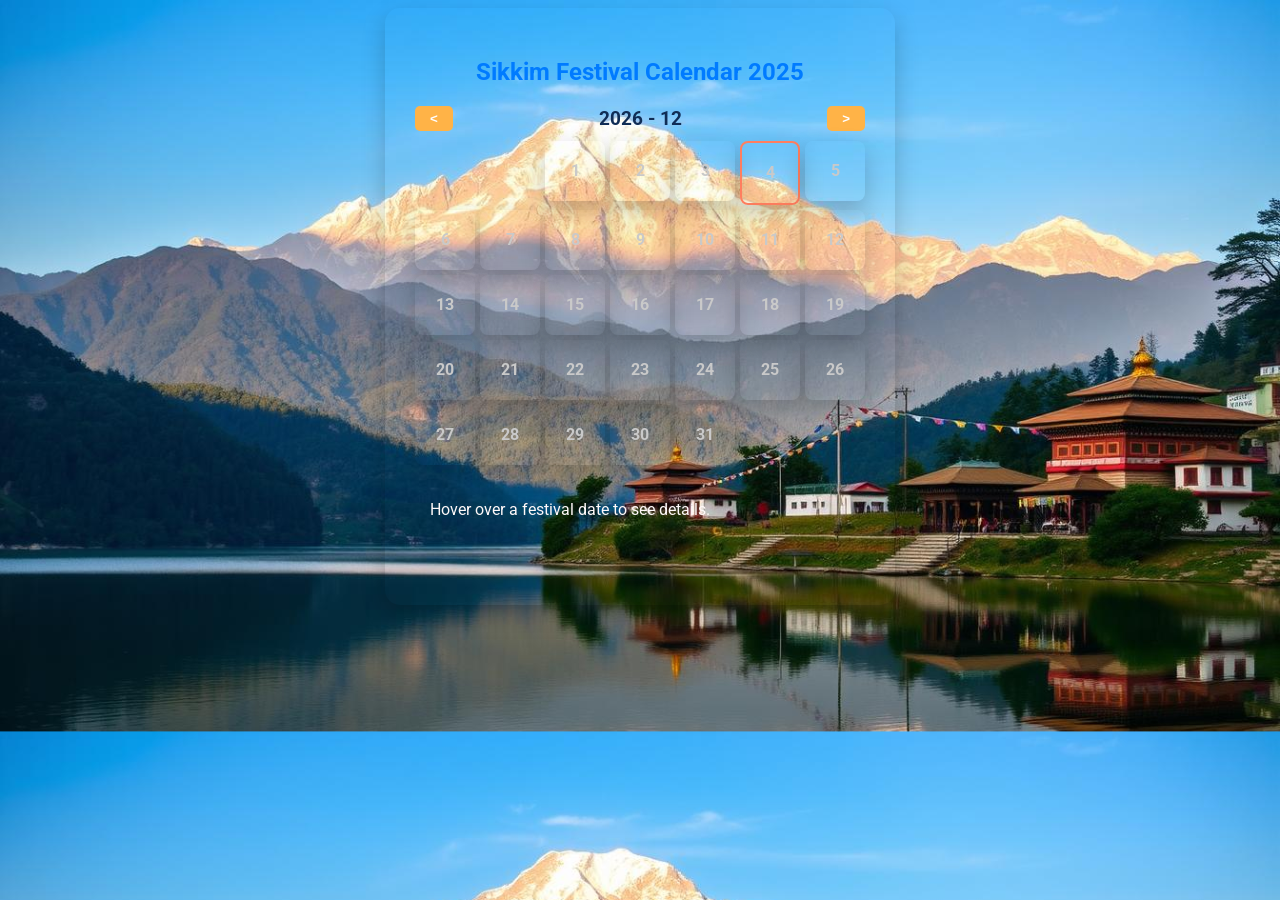
<file: calendar/index.html>
<!DOCTYPE html>
<html lang="en">
<head>
  <meta charset="UTF-8">
  <meta name="viewport" content="width=device-width, initial-scale=1.0">
  <title>Sikkim Festival Calendar</title>
  <link rel="stylesheet" href="calendar.css">
  <link href="https://fonts.googleapis.com/css2?family=Roboto:wght@400;700&display=swap" rel="stylesheet">
</head>
<body>

  <section class="calendar-section">
    <h1>Sikkim Festival Calendar 2025</h1>
    <div class="calendar-header">
      <button id="prevMonth">&lt;</button>
      <span id="monthYear"></span>
      <button id="nextMonth">&gt;</button>
    </div>
    <div id="calendar"></div>
    <div id="festival-info" class="festival-info">Hover over a festival date to see details.</div>
  </section>

  <script src="calendar.js"></script>
</body>
</html>
</file>
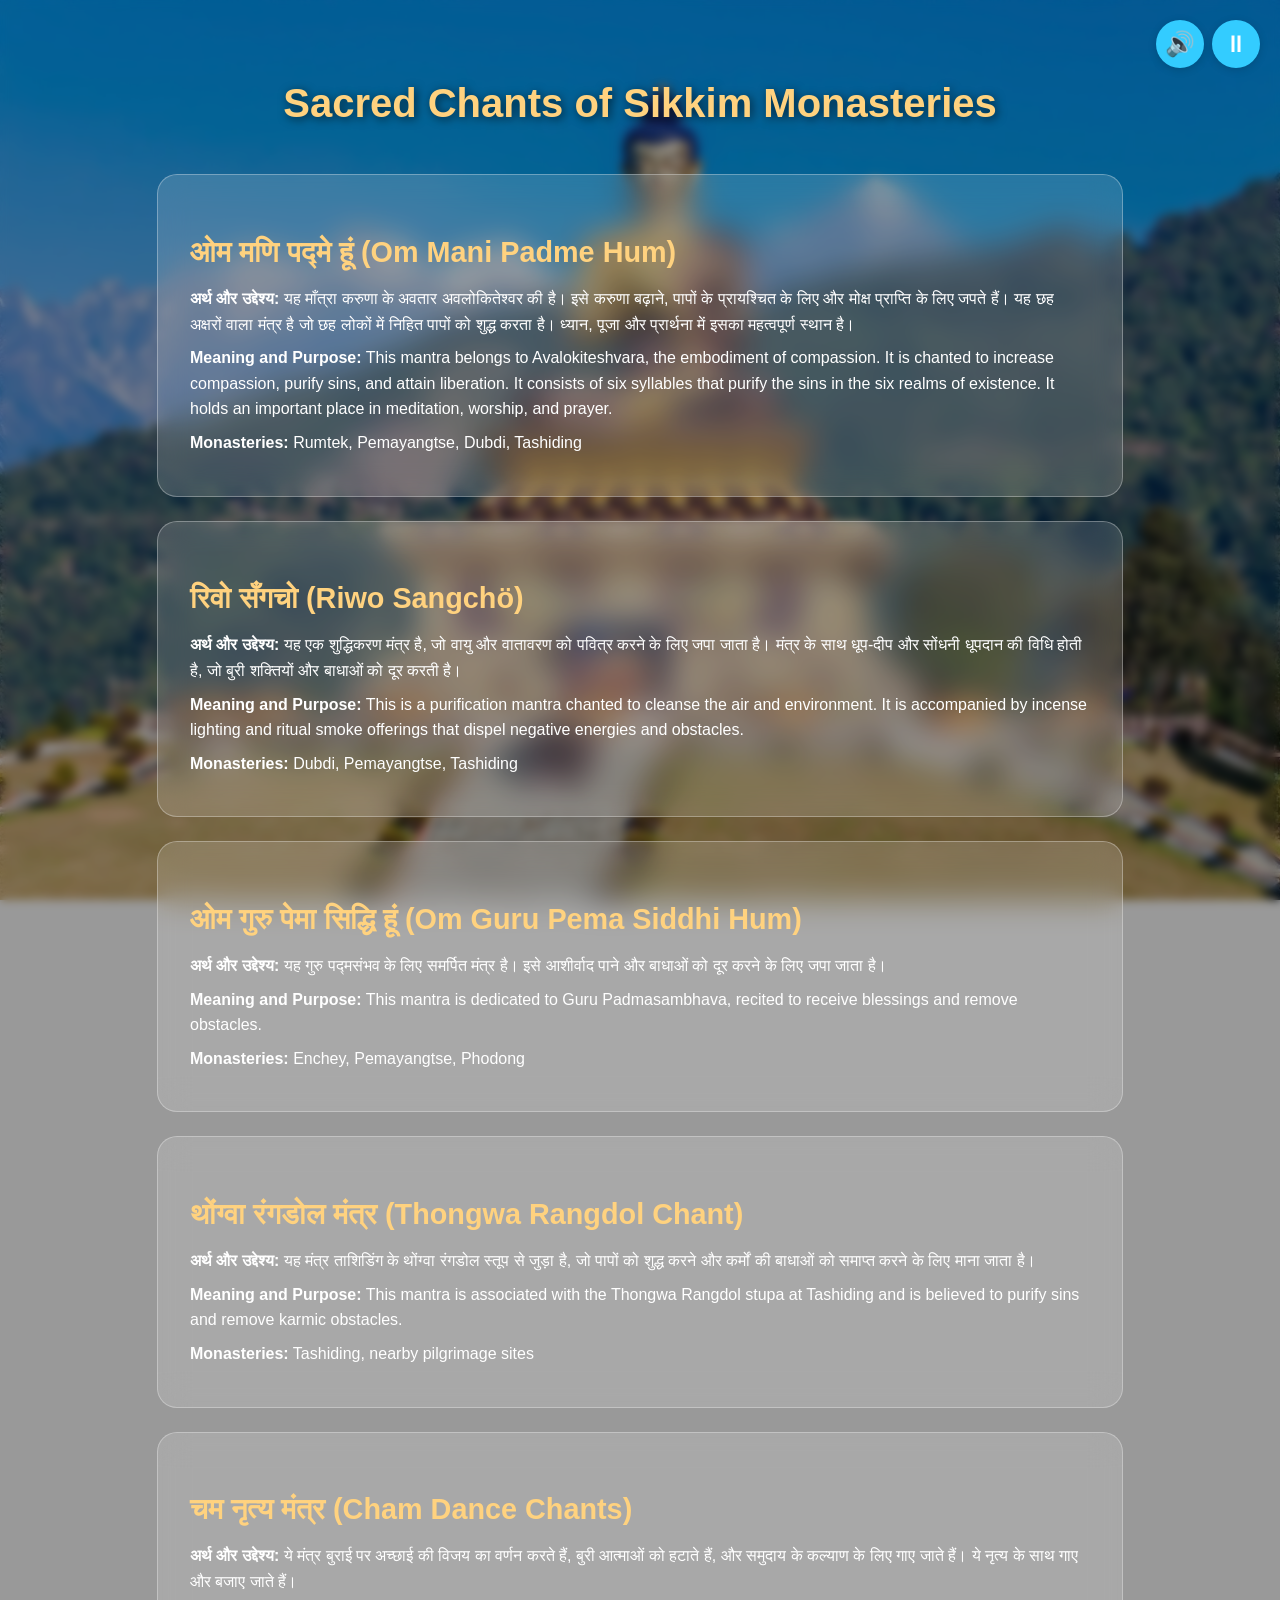
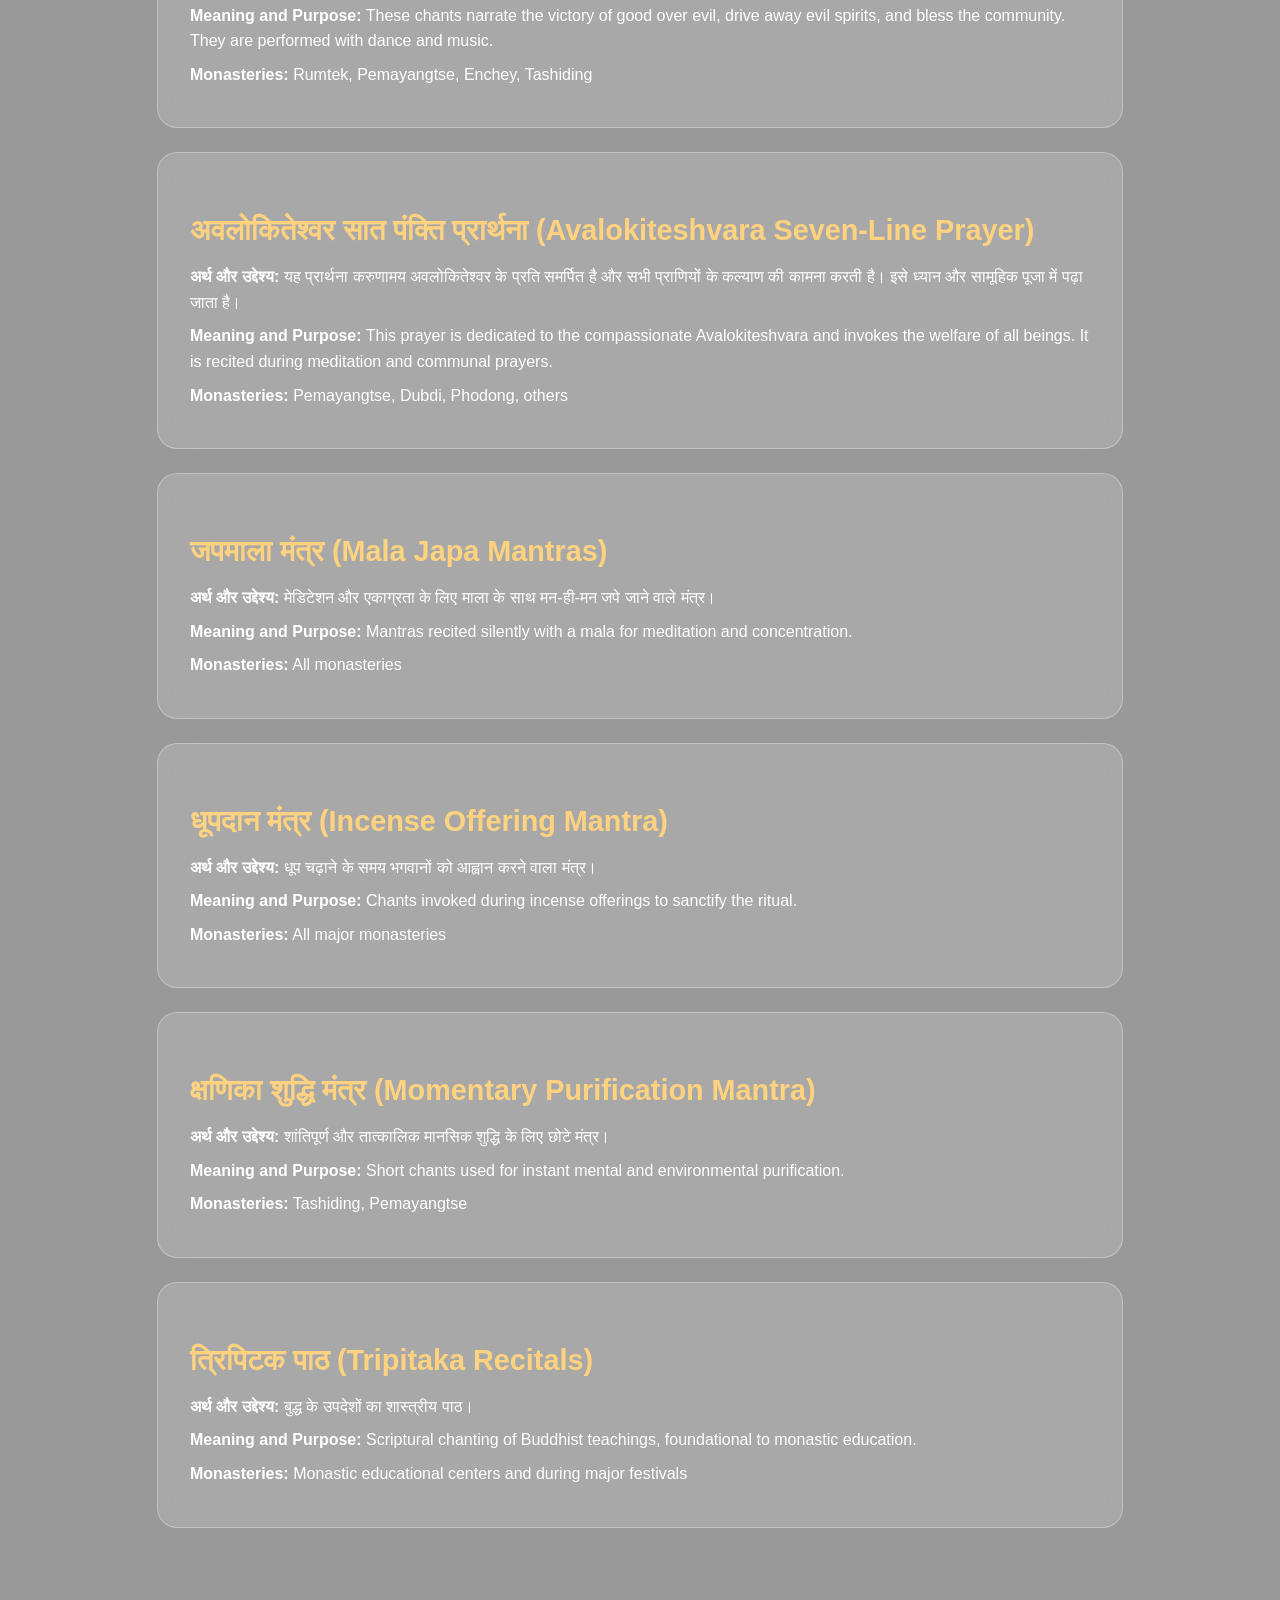
<file: chants/index.html>
<!DOCTYPE html>
<html lang="en">
<head>
  <meta charset="UTF-8">
  <meta name="viewport" content="width=device-width, initial-scale=1.0">
  <title>Sikkim Monastery Chants</title>
  <style>
    body {
      margin: 0;
      font-family: "Segoe UI", sans-serif;
      background: url("s.jpg") no-repeat center center fixed;
      background-size: cover;
      color: #fff;
    }
    .chants-section {
      position: relative;
      padding: 3rem 2rem;
      text-align: center;
    }
    .chants-section::before {
      content: "";
      position: absolute;
      inset: 0;
      background: rgba(0,0,0,0.4);
      backdrop-filter: blur(5px);
      z-index: 0;
    }
    .chants-title {
      position: relative;
      font-size: 2.5rem;
      margin-bottom: 3rem;
      z-index: 1;
      color: #ffd27f;
      text-shadow: 2px 2px 10px rgba(0,0,0,0.6);
    }
    .chant-card {
      position: relative;
      max-width: 900px;
      margin: 1.5rem auto;
      padding: 2rem;
      border-radius: 20px;
      background: rgba(255, 255, 255, 0.15);
      backdrop-filter: blur(15px);
      border: 1px solid rgba(255, 255, 255, 0.3);
      color: #fff;
      text-align: left;
      z-index: 1;
      transition: transform 0.3s ease, box-shadow 0.3s ease;
    }
    .chant-card:hover {
      transform: translateY(-5px);
      box-shadow: 0 12px 40px rgba(0, 0, 0, 0.3);
    }
    .chant-card h3 {
      font-size: 1.8rem;
      margin-bottom: 1rem;
      color: #ffd27f;
    }
    .chant-card p {
      margin: 0.5rem 0;
      line-height: 1.6;
    }
  </style>
</head>
<body>

<!-- Screen Reader Button -->
<button id="screenReaderBtn" title="Read this page" style="position:fixed;top:20px;right:76px;z-index:1000;background:#33ccff;border:none;border-radius:50%;width:48px;height:48px;cursor:pointer;box-shadow:0 2px 8px rgba(0,0,0,0.15);">
  <span style="font-size:24px;color:#fff;">🔊</span>
</button>
<button id="pauseReaderBtn" title="Pause/Resume" style="position:fixed;top:20px;right:20px;z-index:1000;background:#33ccff;border:none;border-radius:50%;width:48px;height:48px;cursor:pointer;box-shadow:0 2px 8px rgba(0,0,0,0.15);">
  <span style="font-size:24px;color:#fff;">⏸</span>
</button>
  <section class="chants-section">
    <h2 class="chants-title">Sacred Chants of Sikkim Monasteries</h2>

    <!-- 1. Om Mani Padme Hum -->
    <div class="chant-card">
      <h3>ओम मणि पद्मे हूं (Om Mani Padme Hum)</h3>
      <p><strong>अर्थ और उद्देश्य:</strong> यह माँत्रा करुणा के अवतार अवलोकितेश्वर की है। इसे करुणा बढ़ाने, पापों के प्रायश्चित के लिए और मोक्ष प्राप्ति के लिए जपते हैं। यह छह अक्षरों वाला मंत्र है जो छह लोकों में निहित पापों को शुद्ध करता है। ध्यान, पूजा और प्रार्थना में इसका महत्वपूर्ण स्थान है।</p>
      <p><strong>Meaning and Purpose:</strong> This mantra belongs to Avalokiteshvara, the embodiment of compassion. It is chanted to increase compassion, purify sins, and attain liberation. It consists of six syllables that purify the sins in the six realms of existence. It holds an important place in meditation, worship, and prayer.</p>
      <p><strong>Monasteries:</strong> Rumtek, Pemayangtse, Dubdi, Tashiding</p>
    </div>

    <!-- 2. Riwo Sangchö -->
    <div class="chant-card">
      <h3>रिवो सँगचो (Riwo Sangchö)</h3>
      <p><strong>अर्थ और उद्देश्य:</strong> यह एक शुद्धिकरण मंत्र है, जो वायु और वातावरण को पवित्र करने के लिए जपा जाता है। मंत्र के साथ धूप-दीप और सोंधनी धूपदान की विधि होती है, जो बुरी शक्तियों और बाधाओं को दूर करती है।</p>
      <p><strong>Meaning and Purpose:</strong> This is a purification mantra chanted to cleanse the air and environment. It is accompanied by incense lighting and ritual smoke offerings that dispel negative energies and obstacles.</p>
      <p><strong>Monasteries:</strong> Dubdi, Pemayangtse, Tashiding</p>
    </div>

    <!-- 3. Om Guru Pema Siddhi Hum -->
    <div class="chant-card">
      <h3>ओम गुरु पेमा सिद्धि हूं (Om Guru Pema Siddhi Hum)</h3>
      <p><strong>अर्थ और उद्देश्य:</strong> यह गुरु पद्मसंभव के लिए समर्पित मंत्र है। इसे आशीर्वाद पाने और बाधाओं को दूर करने के लिए जपा जाता है।</p>
      <p><strong>Meaning and Purpose:</strong> This mantra is dedicated to Guru Padmasambhava, recited to receive blessings and remove obstacles.</p>
      <p><strong>Monasteries:</strong> Enchey, Pemayangtse, Phodong</p>
    </div>

    <!-- 4. Thongwa Rangdol Chant -->
    <div class="chant-card">
      <h3>थोंग्वा रंगडोल मंत्र (Thongwa Rangdol Chant)</h3>
      <p><strong>अर्थ और उद्देश्य:</strong> यह मंत्र ताशिडिंग के थोंग्वा रंगडोल स्तूप से जुड़ा है, जो पापों को शुद्ध करने और कर्मों की बाधाओं को समाप्त करने के लिए माना जाता है।</p>
      <p><strong>Meaning and Purpose:</strong> This mantra is associated with the Thongwa Rangdol stupa at Tashiding and is believed to purify sins and remove karmic obstacles.</p>
      <p><strong>Monasteries:</strong> Tashiding, nearby pilgrimage sites</p>
    </div>

    <!-- 5. Cham Dance Chants -->
    <div class="chant-card">
      <h3>चम नृत्य मंत्र (Cham Dance Chants)</h3>
      <p><strong>अर्थ और उद्देश्य:</strong> ये मंत्र बुराई पर अच्छाई की विजय का वर्णन करते हैं, बुरी आत्माओं को हटाते हैं, और समुदाय के कल्याण के लिए गाए जाते हैं। ये नृत्य के साथ गाए और बजाए जाते हैं।</p>
      <p><strong>Meaning and Purpose:</strong> These chants narrate the victory of good over evil, drive away evil spirits, and bless the community. They are performed with dance and music.</p>
      <p><strong>Monasteries:</strong> Rumtek, Pemayangtse, Enchey, Tashiding</p>
    </div>

    <!-- 6. Avalokiteshvara Seven-Line Prayer -->
    <div class="chant-card">
      <h3>अवलोकितेश्वर सात पंक्ति प्रार्थना (Avalokiteshvara Seven-Line Prayer)</h3>
      <p><strong>अर्थ और उद्देश्य:</strong> यह प्रार्थना करुणामय अवलोकितेश्वर के प्रति समर्पित है और सभी प्राणियों के कल्याण की कामना करती है। इसे ध्यान और सामूहिक पूजा में पढ़ा जाता है।</p>
      <p><strong>Meaning and Purpose:</strong> This prayer is dedicated to the compassionate Avalokiteshvara and invokes the welfare of all beings. It is recited during meditation and communal prayers.</p>
      <p><strong>Monasteries:</strong> Pemayangtse, Dubdi, Phodong, others</p>
    </div>

    <!-- 7. Mala Japa Mantras -->
    <div class="chant-card">
      <h3>जपमाला मंत्र (Mala Japa Mantras)</h3>
      <p><strong>अर्थ और उद्देश्य:</strong> मेडिटेशन और एकाग्रता के लिए माला के साथ मन-ही-मन जपे जाने वाले मंत्र।</p>
      <p><strong>Meaning and Purpose:</strong> Mantras recited silently with a mala for meditation and concentration.</p>
      <p><strong>Monasteries:</strong> All monasteries</p>
    </div>

    <!-- 8. Incense Offering Mantra -->
    <div class="chant-card">
      <h3>धूपदान मंत्र (Incense Offering Mantra)</h3>
      <p><strong>अर्थ और उद्देश्य:</strong> धूप चढ़ाने के समय भगवानों को आह्वान करने वाला मंत्र।</p>
      <p><strong>Meaning and Purpose:</strong> Chants invoked during incense offerings to sanctify the ritual.</p>
      <p><strong>Monasteries:</strong> All major monasteries</p>
    </div>

    <!-- 9. Momentary Purification Mantra -->
    <div class="chant-card">
      <h3>क्षणिका शुद्धि मंत्र (Momentary Purification Mantra)</h3>
      <p><strong>अर्थ और उद्देश्य:</strong> शांतिपूर्ण और तात्कालिक मानसिक शुद्धि के लिए छोटे मंत्र।</p>
      <p><strong>Meaning and Purpose:</strong> Short chants used for instant mental and environmental purification.</p>
      <p><strong>Monasteries:</strong> Tashiding, Pemayangtse</p>
    </div>

    <!-- 10. Tripitaka Recitals -->
    <div class="chant-card">
      <h3>त्रिपिटक पाठ (Tripitaka Recitals)</h3>
      <p><strong>अर्थ और उद्देश्य:</strong> बुद्ध के उपदेशों का शास्त्रीय पाठ।</p>
      <p><strong>Meaning and Purpose:</strong> Scriptural chanting of Buddhist teachings, foundational to monastic education.</p>
      <p><strong>Monasteries:</strong> Monastic educational centers and during major festivals</p>
    </div>

  </section>

  <!-- Screen Reader Script -->
  <script>
let isPaused = false;
let utter = null;

document.getElementById('screenReaderBtn').onclick = function() {
  function getTextFromElement(element) {
    if (element.nodeType === Node.TEXT_NODE) {
      return element.textContent;
    }
    if (element.nodeType !== Node.ELEMENT_NODE || ['SCRIPT','STYLE','NOSCRIPT'].includes(element.tagName)) {
      return '';
    }
    const style = window.getComputedStyle(element);
    if (style.display === 'none' || style.visibility === 'hidden') return '';
    let text = '';
    for (let child of element.childNodes) {
      text += getTextFromElement(child) + ' ';
    }
    return text;
  }
  const pageText = getTextFromElement(document.body).replace(/\s+/g, ' ').trim();
  if ('speechSynthesis' in window) {
    window.speechSynthesis.cancel();
    utter = new SpeechSynthesisUtterance(pageText);
    utter.rate = 1;
    window.speechSynthesis.speak(utter);
    isPaused = false;
  } else {
    alert('Sorry, your browser does not support speech synthesis.');
  }
};

document.getElementById('pauseReaderBtn').onclick = function() {
  if (!('speechSynthesis' in window)) return;
  if (window.speechSynthesis.speaking) {
    if (!isPaused) {
      window.speechSynthesis.pause();
      isPaused = true;
    } else {
      window.speechSynthesis.resume();
      isPaused = false;
    }
  }
};
</script>
</body>
</html>
</file>
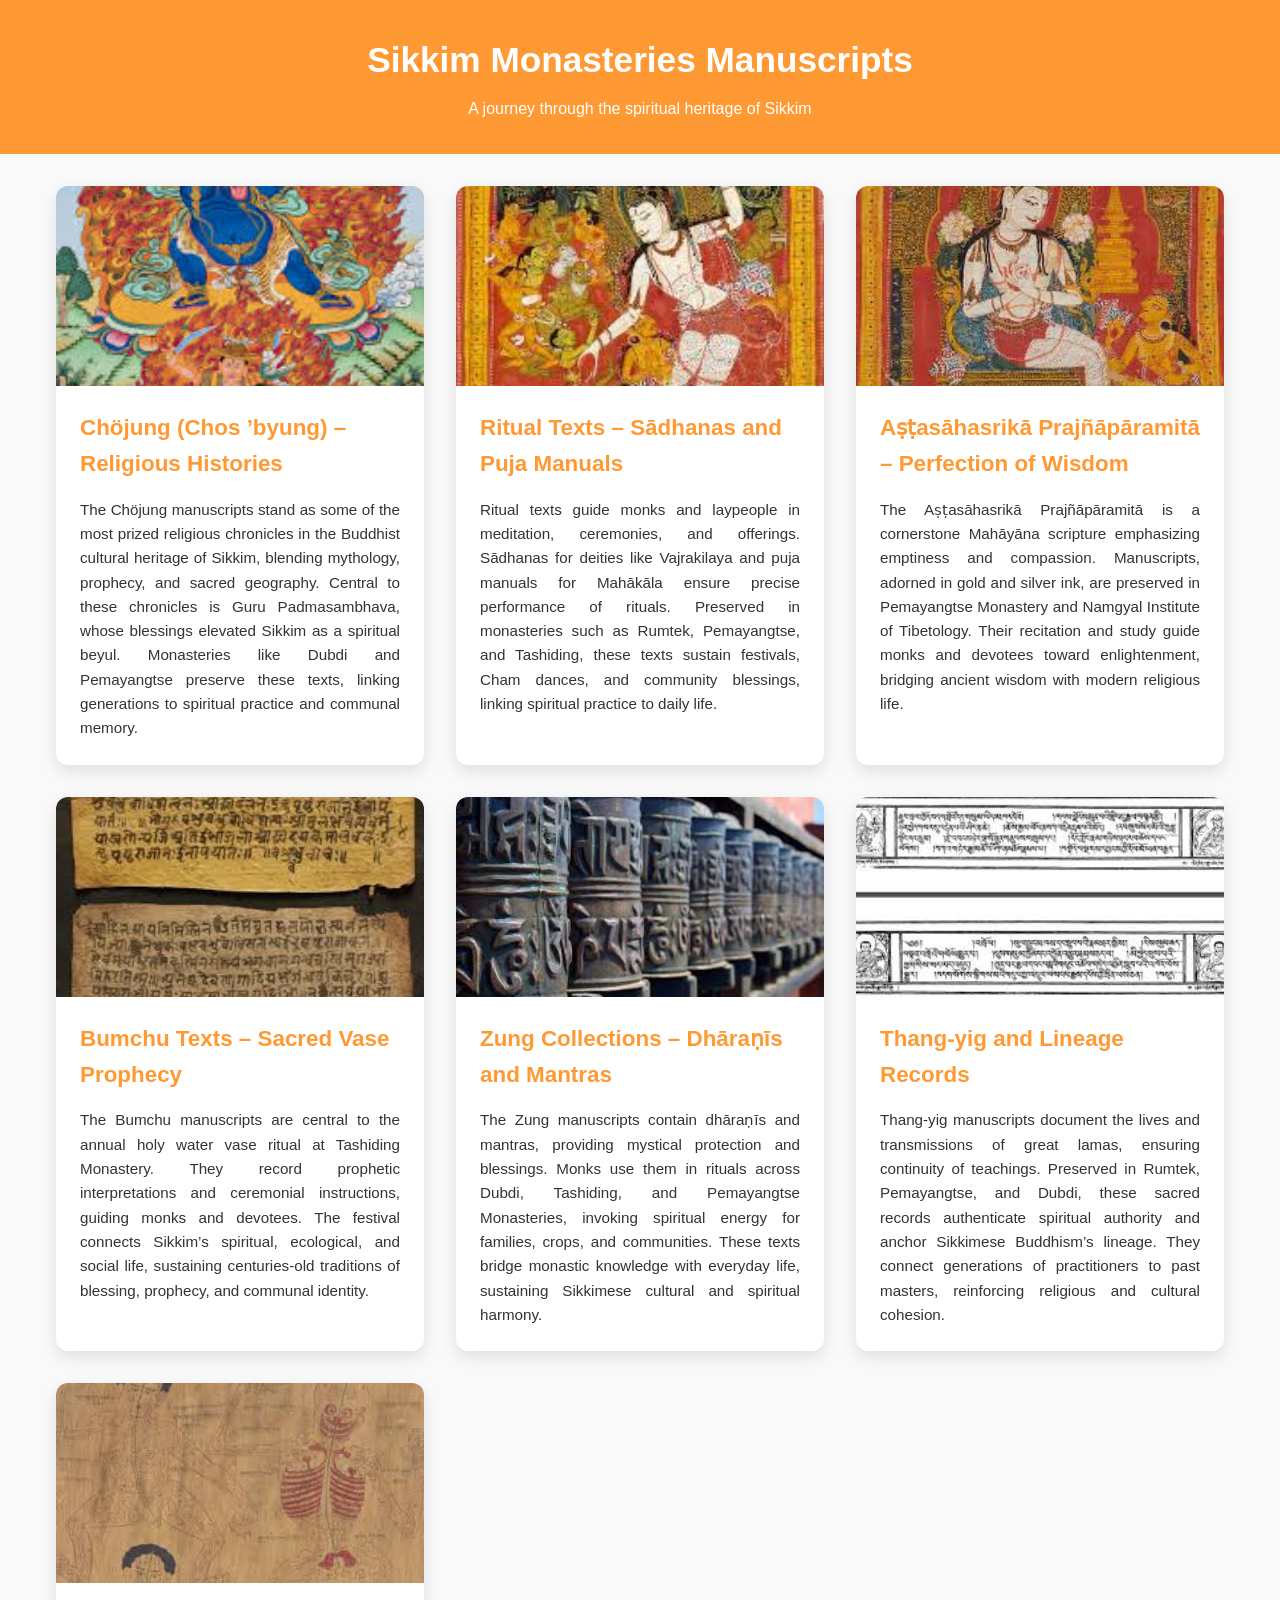
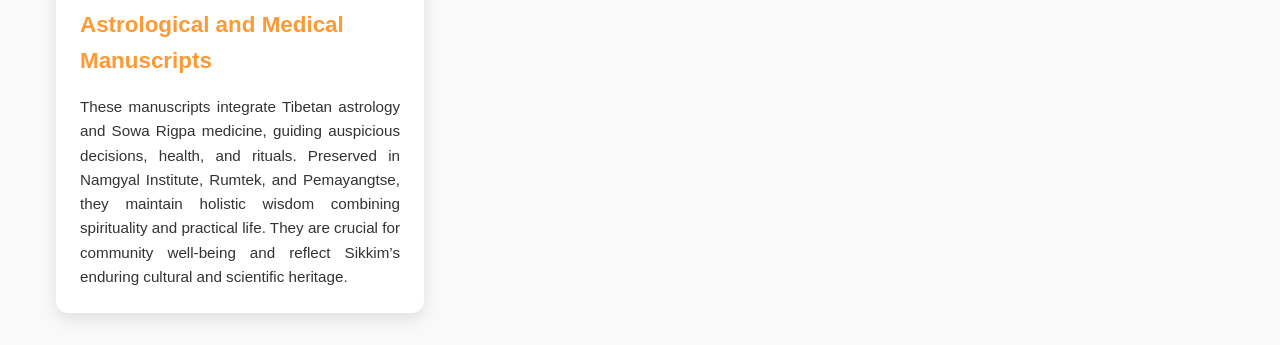
<file: history/index.html>
<!DOCTYPE html>
<html lang="en">
<head>
  <meta charset="UTF-8">
  <meta name="viewport" content="width=device-width, initial-scale=1.0">
  <title>Sikkim Monasteries Manuscripts</title>
  <style>
    /* === General Reset === */
    * { margin:0; padding:0; box-sizing:border-box; font-family: 'Segoe UI', sans-serif; }

    body {
      background: #f9f9f9;
      color: #333;
      line-height: 1.6;
    }

    header {
      text-align: center;
      padding: 2rem 1rem;
      background: #ff9933;
      color: #fff;
    }

    header h1 {
      font-size: 2.2rem;
      margin-bottom: 0.5rem;
    }

    header p {
      font-size: 1rem;
    }

    .container {
      max-width: 1200px;
      margin: 2rem auto;
      padding: 0 1rem;
      display: grid;
      grid-template-columns: repeat(auto-fit, minmax(300px, 1fr));
      gap: 2rem;
    }

    .card {
      background: #fff;
      border-radius: 12px;
      box-shadow: 0 6px 15px rgba(0,0,0,0.1);
      overflow: hidden;
      display: flex;
      flex-direction: column;
      transition: transform 0.3s, box-shadow 0.3s;
    }

    .card:hover {
      transform: translateY(-5px);
      box-shadow: 0 10px 20px rgba(0,0,0,0.15);
    }

    .card img {
      width: 100%;
      height: 200px;
      object-fit: cover;
    }

    .card-content {
      padding: 1.5rem;
      display: flex;
      flex-direction: column;
      gap: 1rem;
    }

    .card-content h2 {
      color: #ff9933;
      font-size: 1.4rem;
    }

    .card-content p {
      font-size: 0.95rem;
      text-align: justify;
    }

    @media(max-width: 768px) {
      header h1 { font-size: 1.8rem; }
      .card img { height: 180px; }
    }
  </style>
</head>
<body>

  <header>
    <h1>Sikkim Monasteries Manuscripts</h1>
    <p>A journey through the spiritual heritage of Sikkim</p>
  </header>

  <div class="container">
    <!-- Card 1 -->
    <div class="card">
      <img src="1.Chöjung (Chos ’byung) – Religious Histories.jpg" alt="Chöjung Manuscripts">
      <div class="card-content">
        <h2>Chöjung (Chos ’byung) – Religious Histories</h2>
        <p>The Chöjung manuscripts stand as some of the most prized religious chronicles in the Buddhist cultural heritage of Sikkim, blending mythology, prophecy, and sacred geography. Central to these chronicles is Guru Padmasambhava, whose blessings elevated Sikkim as a spiritual beyul. Monasteries like Dubdi and Pemayangtse preserve these texts, linking generations to spiritual practice and communal memory.</p>
      </div>
    </div>

    <!-- Card 2 -->
    <div class="card">
      <img src="Sādhanas and Puja Manuals.jpg" alt="Ritual Texts">
      <div class="card-content">
        <h2>Ritual Texts – Sādhanas and Puja Manuals</h2>
        <p>Ritual texts guide monks and laypeople in meditation, ceremonies, and offerings. Sādhanas for deities like Vajrakilaya and puja manuals for Mahākāla ensure precise performance of rituals. Preserved in monasteries such as Rumtek, Pemayangtse, and Tashiding, these texts sustain festivals, Cham dances, and community blessings, linking spiritual practice to daily life.</p>
      </div>
    </div>

    <!-- Card 3 -->
    <div class="card">
      <img src="Aṣṭasāhasrikā Prajñāpāramitā.jpg" alt="Aṣṭasāhasrikā Prajñāpāramitā">
      <div class="card-content">
        <h2>Aṣṭasāhasrikā Prajñāpāramitā – Perfection of Wisdom</h2>
        <p>The Aṣṭasāhasrikā Prajñāpāramitā is a cornerstone Mahāyāna scripture emphasizing emptiness and compassion. Manuscripts, adorned in gold and silver ink, are preserved in Pemayangtse Monastery and Namgyal Institute of Tibetology. Their recitation and study guide monks and devotees toward enlightenment, bridging ancient wisdom with modern religious life.</p>
      </div>
    </div>

    <!-- Card 4 -->
    <div class="card">
      <img src="Bumchu Texts – Sacred Vase Prophecy Manuscripts.jpg" alt="Bumchu Manuscripts">
      <div class="card-content">
        <h2>Bumchu Texts – Sacred Vase Prophecy</h2>
        <p>The Bumchu manuscripts are central to the annual holy water vase ritual at Tashiding Monastery. They record prophetic interpretations and ceremonial instructions, guiding monks and devotees. The festival connects Sikkim’s spiritual, ecological, and social life, sustaining centuries-old traditions of blessing, prophecy, and communal identity.</p>
      </div>
    </div>

    <!-- Card 5 -->
    <div class="card">
      <img src="Zung Collections – Dhāraṇīs and Mantras.jpg" alt="Zung Collections">
      <div class="card-content">
        <h2>Zung Collections – Dhāraṇīs and Mantras</h2>
        <p>The Zung manuscripts contain dhāraṇīs and mantras, providing mystical protection and blessings. Monks use them in rituals across Dubdi, Tashiding, and Pemayangtse Monasteries, invoking spiritual energy for families, crops, and communities. These texts bridge monastic knowledge with everyday life, sustaining Sikkimese cultural and spiritual harmony.</p>
      </div>
    </div>

    <!-- Card 6 -->
    <div class="card">
      <img src="6.Thang-yig and Lineage Records.jpg" alt="Thang-yig and Lineage Records">
      <div class="card-content">
        <h2>Thang-yig and Lineage Records</h2>
        <p>Thang-yig manuscripts document the lives and transmissions of great lamas, ensuring continuity of teachings. Preserved in Rumtek, Pemayangtse, and Dubdi, these sacred records authenticate spiritual authority and anchor Sikkimese Buddhism’s lineage. They connect generations of practitioners to past masters, reinforcing religious and cultural cohesion.</p>
      </div>
    </div>

    <!-- Card 7 -->
    <div class="card">
      <img src="Astrological and Medical Manuscripts.jpg" alt="Astrological and Medical Manuscripts">
      <div class="card-content">
        <h2>Astrological and Medical Manuscripts</h2>
        <p>These manuscripts integrate Tibetan astrology and Sowa Rigpa medicine, guiding auspicious decisions, health, and rituals. Preserved in Namgyal Institute, Rumtek, and Pemayangtse, they maintain holistic wisdom combining spirituality and practical life. They are crucial for community well-being and reflect Sikkim’s enduring cultural and scientific heritage.</p>
      </div>
    </div>

  </div>

</body>
</html>
</file>
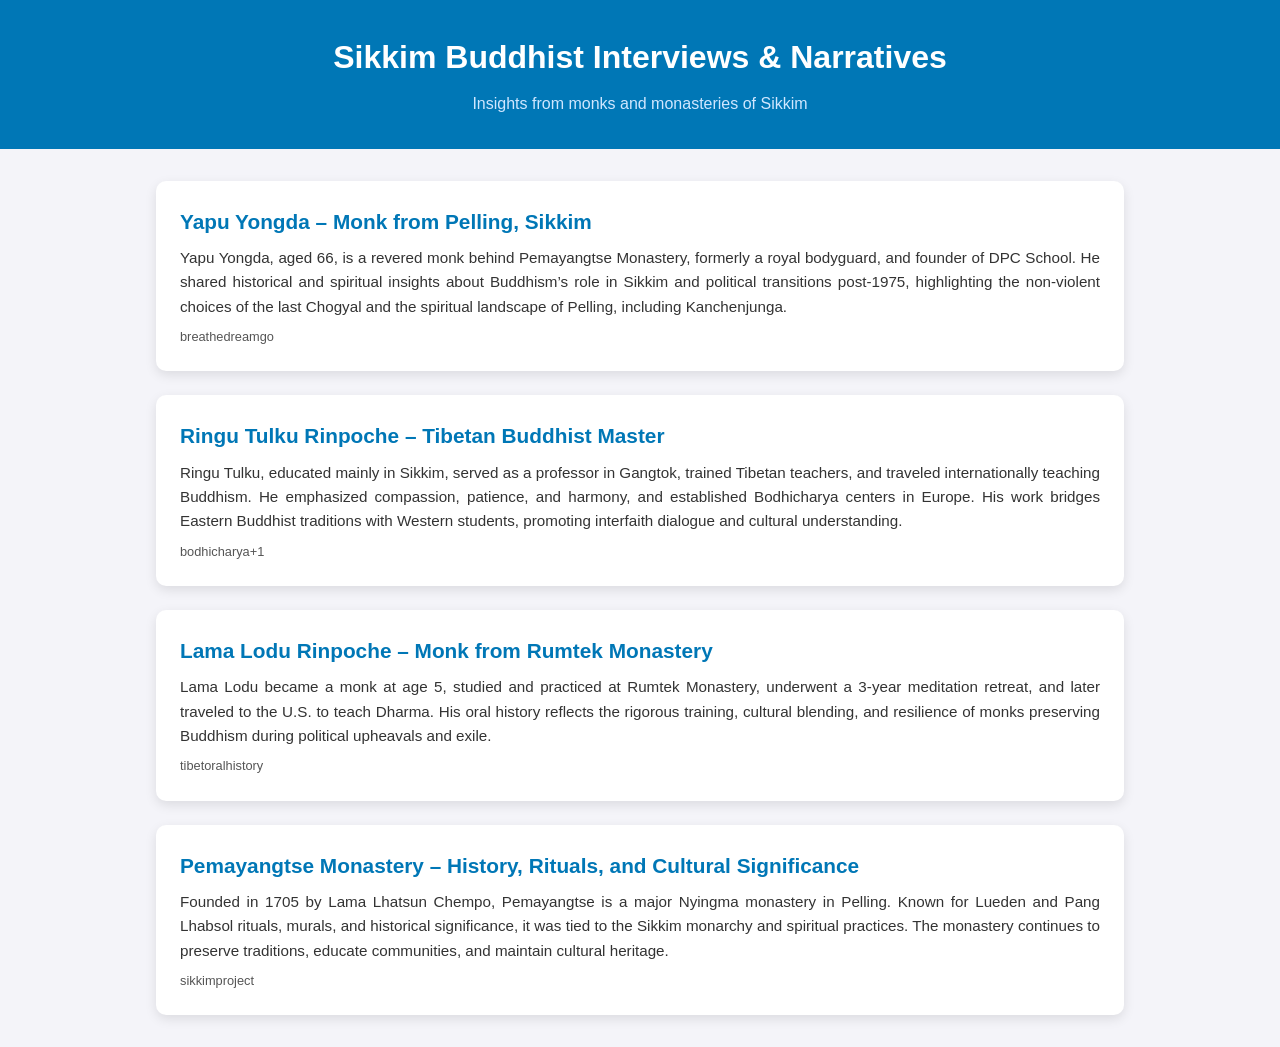
<file: interview/index.html>
<!DOCTYPE html>
<html lang="en">
<head>
<meta charset="UTF-8">
<meta name="viewport" content="width=device-width, initial-scale=1.0">
<title>Sikkim Buddhist Interviews & Narratives</title>
<style>
  /* === Base Reset === */
  * { margin: 0; padding: 0; box-sizing: border-box; font-family: 'Segoe UI', sans-serif; }
  body { background: #f4f4f9; color: #333; line-height: 1.6; }
  
  header {
    background: #0077b6;
    color: #fff;
    text-align: center;
    padding: 2rem 1rem;
  }
  header h1 { font-size: 2rem; margin-bottom: 0.5rem; }
  header p { font-size: 1rem; color: #d0e7ff; }

  .container { max-width: 1000px; margin: 2rem auto; padding: 0 1rem; }

  /* === Card Styles === */
  .card {
    background: #fff;
    border-radius: 10px;
    padding: 1.5rem;
    margin-bottom: 1.5rem;
    box-shadow: 0 4px 12px rgba(0,0,0,0.1);
    transition: transform 0.3s, box-shadow 0.3s;
  }
  .card:hover {
    transform: translateY(-5px);
    box-shadow: 0 8px 20px rgba(0,0,0,0.15);
  }
  .card h2 { color: #0077b6; font-size: 1.3rem; margin-bottom: 0.5rem; }
  .card p { font-size: 0.95rem; margin-bottom: 0.5rem; text-align: justify; }
  .tag { font-size: 0.8rem; color: #555; margin-top: 0.3rem; }

  /* === Optional Toggle for Long Text === */
  .toggle-content { display: none; padding-top: 0.5rem; }
  .card.active .toggle-content { display: block; }
  .toggle-button {
    cursor: pointer;
    color: #0077b6;
    font-weight: bold;
    margin-top: 0.5rem;
  }
</style>
</head>
<body>

<header>
  <h1>Sikkim Buddhist Interviews & Narratives</h1>
  <p>Insights from monks and monasteries of Sikkim</p>
</header>

<div class="container">

  <!-- Yapu Yongda Interview -->
  <div class="card">
    <h2>Yapu Yongda – Monk from Pelling, Sikkim</h2>
    <p>Yapu Yongda, aged 66, is a revered monk behind Pemayangtse Monastery, formerly a royal bodyguard, and founder of DPC School. He shared historical and spiritual insights about Buddhism’s role in Sikkim and political transitions post-1975, highlighting the non-violent choices of the last Chogyal and the spiritual landscape of Pelling, including Kanchenjunga.</p>
    <div class="tag">breathedreamgo</div>
  </div>

  <!-- Ringu Tulku Rinpoche Interview -->
  <div class="card">
    <h2>Ringu Tulku Rinpoche – Tibetan Buddhist Master</h2>
    <p>Ringu Tulku, educated mainly in Sikkim, served as a professor in Gangtok, trained Tibetan teachers, and traveled internationally teaching Buddhism. He emphasized compassion, patience, and harmony, and established Bodhicharya centers in Europe. His work bridges Eastern Buddhist traditions with Western students, promoting interfaith dialogue and cultural understanding.</p>
    <div class="tag">bodhicharya+1</div>
  </div>

  <!-- Lama Lodu Rinpoche Oral History -->
  <div class="card">
    <h2>Lama Lodu Rinpoche – Monk from Rumtek Monastery</h2>
    <p>Lama Lodu became a monk at age 5, studied and practiced at Rumtek Monastery, underwent a 3-year meditation retreat, and later traveled to the U.S. to teach Dharma. His oral history reflects the rigorous training, cultural blending, and resilience of monks preserving Buddhism during political upheavals and exile.</p>
    <div class="tag">tibetoralhistory</div>
  </div>

  <!-- Pemayangtse Monastery Narrative -->
  <div class="card">
    <h2>Pemayangtse Monastery – History, Rituals, and Cultural Significance</h2>
    <p>Founded in 1705 by Lama Lhatsun Chempo, Pemayangtse is a major Nyingma monastery in Pelling. Known for Lueden and Pang Lhabsol rituals, murals, and historical significance, it was tied to the Sikkim monarchy and spiritual practices. The monastery continues to preserve traditions, educate communities, and maintain cultural heritage.</p>
    <div class="tag">sikkimproject</div>
  </div>

</div>

<script>
  // Optional toggle for long cards
  const cards = document.querySelectorAll('.card');
  cards.forEach(card => {
    card.addEventListener('click', () => card.classList.toggle('active'));
  });
</script>

</body>
</html>
</file>
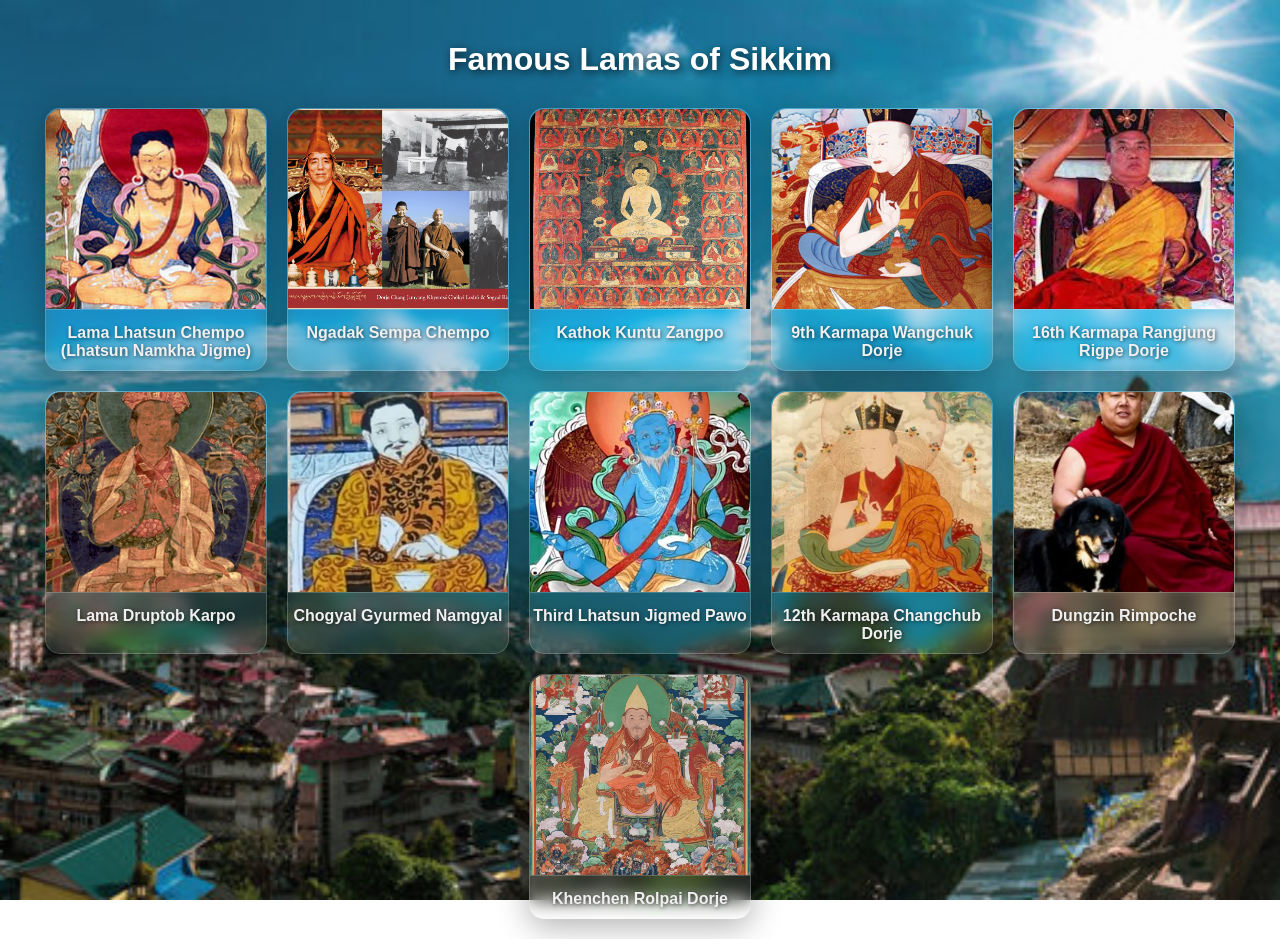
<file: monk/index.html>
<!DOCTYPE html>
<html lang="en">
<head>
  <meta charset="UTF-8">
  <meta name="viewport" content="width=device-width, initial-scale=1.0">
  <title>Famous Lamas of Sikkim</title>
  <style>
    body {
      font-family: 'Segoe UI', sans-serif;
      margin: 0;
      padding: 20px;
      /* Background image */
      background: url('sik.jpg') no-repeat center center fixed;
      background-size: cover;
      color: #fff;
    }

    h1 {
      text-align: center;
      color: #fff;
      text-shadow: 2px 2px 8px rgba(0,0,0,0.7);
      margin-bottom: 30px;
    }

    .card-container {
      display: flex;
      flex-wrap: wrap;
      gap: 20px;
      justify-content: center;
    }

    /* Liquid glass card style */
    .lama-card {
      background: rgba(255, 255, 255, 0.1);
      border-radius: 15px;
      width: 220px;
      cursor: pointer;
      box-shadow: 0 8px 32px rgba(0,0,0,0.3);
      backdrop-filter: blur(10px) saturate(180%);
      -webkit-backdrop-filter: blur(10px) saturate(180%);
      border: 1px solid rgba(255,255,255,0.18);
      text-align: center;
      transition: transform 0.3s, box-shadow 0.3s;
    }
    .lama-card:hover {
      transform: translateY(-10px);
      box-shadow: 0 12px 40px rgba(0,0,0,0.5);
    }

    .lama-card img {
      width: 100%;
      border-top-left-radius: 15px;
      border-top-right-radius: 15px;
      height: 200px;
      object-fit: cover;
      border-bottom: 1px solid rgba(255,255,255,0.2);
    }

    .lama-card h3 {
      margin: 10px 0;
      color: #f0f0f0;
      text-shadow: 1px 1px 4px rgba(0,0,0,0.6);
      font-size: 1rem;
    }

    /* Modal styles */
    .modal {
      display: none;
      position: fixed;
      z-index: 1000;
      left: 0;
      top: 0;
      width: 100%;
      height: 100%;
      overflow: auto;
      background: rgba(0,0,0,0.7);
      justify-content: center;
      align-items: center;
    }

    .modal-content {
      background: rgba(255, 255, 255, 0.05);
      border-radius: 15px;
      padding: 20px;
      max-width: 700px;
      width: 90%;
      max-height: 90%;
      overflow-y: auto;
      position: relative;
      backdrop-filter: blur(15px);
      -webkit-backdrop-filter: blur(15px);
      border: 1px solid rgba(255,255,255,0.2);
      color: #fff;
    }

    .close-btn {
      position: absolute;
      top: 10px;
      right: 15px;
      font-size: 25px;
      cursor: pointer;
      color: #fff;
    }

    .modal-content h2 {
      margin-bottom: 10px;
      color: #ffd700;
    }

    .modal-content p, .modal-content ul {
      margin-bottom: 10px;
      color: #f0f0f0;
    }

    .label {
      font-weight: bold;
      color: #ffd700;
    }

    /* Scrollbar for modal */
    .modal-content::-webkit-scrollbar {
      width: 8px;
    }
    .modal-content::-webkit-scrollbar-thumb {
      background-color: rgba(255,255,255,0.3);
      border-radius: 4px;
    }
  </style>
</head>
<body>

<h1>Famous Lamas of Sikkim</h1>

<div class="card-container" id="cardContainer"></div>

<!-- Modal -->
<div id="lamaModal" class="modal">
  <div class="modal-content">
    <span class="close-btn" onclick="closeModal()">&times;</span>
    <div id="modal-body"></div>
  </div>
</div>

<script>
  const lamas = [
    {
      name: "Lama Lhatsun Chempo (Lhatsun Namkha Jigme)",
      img: "1. Lama Lhatsun Chempo (Lhatsun Namkha Jigme).jpg",
      info: `<p><span class="label">Born:</span> 1597, Kongpo region, Central Tibet</p>
             <p><span class="label">Died:</span> 1653</p>
             <p><span class="label">Tradition:</span> Nyingma, Dzogchen</p>
             <p><span class="label">Key Contributions:</span></p>
             <ul>
               <li>Principal officiant at coronation of Phuntsog Namgyal, first Chogyal of Sikkim (1642)</li>
               <li>Founded Dubdi Monastery (1647), Pemayangtse Monastery, and Sanga Choeling Monastery</li>
               <li>Revealed terma: Rigdzin Sokdrup</li>
               <li>Attained rainbow body at death</li>
             </ul>
             <p><span class="label">Legacy:</span> Spiritual architect of Sikkim; festivals and rituals continue; revered as mystical figure shaping Sikkim’s religious identity</p>`
    },
    {
      name: "Ngadak Sempa Chempo",
      img: "Ngadak Sempa Chempo- Spiritual Architect and Unifier of Sikkim.webp",
      info: `<p><span class="label">Origin:</span> Southern Tibet</p>
             <p><span class="label">Tradition:</span> Nyingma</p>
             <p><span class="label">Role in Sikkim:</span> One of the “Three Lamas” who established the Chogyal monarchy</p>
             <p><span class="label">Contributions:</span></p>
             <ul>
               <li>Mediator at coronation of Phuntsog Namgyal (1642)</li>
               <li>Founded Tashiding Monastery; instituted annual Bhumchu festival</li>
               <li>Promoted cultural integration among Lepchas, Bhutias, Limboos</li>
             </ul>
             <p><span class="label">Legacy:</span> Spiritual unifier and guardian; teachings and rituals continue</p>`
    },
    {
      name: "Kathok Kuntu Zangpo",
      img: "Kathok Kuntu Zangpo.jpg",
      info: `<p><span class="label">Origin:</span> Kathok, Western Tibet</p>
             <p><span class="label">Tradition:</span> Nyingma</p>
             <p><span class="label">Role in Sikkim:</span> One of the “Three Lamas”</p>
             <p><span class="label">Contributions:</span></p>
             <ul>
               <li>Assisted in coronation of Phuntsog Namgyal (1642)</li>
               <li>Founded Kathok Monastery (1643); preserved sacred relics and scriptures</li>
               <li>Introduced ritual, administrative, and monastic frameworks in Sikkim</li>
             </ul>
             <p><span class="label">Legacy:</span> Institutional founder, ritual innovator; lineage continues through descendants</p>`
    },
    {
      name: "9th Karmapa Wangchuk Dorje",
      img: "The 9th Karmapa Wangchuk Dorje.jpg",
      info: `<p><span class="label">Born:</span> 1556, Kham, Eastern Tibet</p>
             <p><span class="label">Tradition:</span> Karma Kagyu</p>
             <p><span class="label">Key Contributions:</span></p>
             <ul>
               <li>Expanded Karma Kagyu teachings and monasteries into Sikkim</li>
               <li>Founder of original Rumtek Monastery</li>
               <li>Authored Mahamudra texts: Ocean of Definitive Meaning, Pointing Out the Dharmakaya</li>
             </ul>
             <p><span class="label">Legacy:</span> Established Karma Kagyu institutional presence in Sikkim; spiritual unifier</p>`
    },
    {
      name: "16th Karmapa Rangjung Rigpe Dorje",
      img: "images.jpeg",
      info: `<p><span class="label">Born:</span> 1924, Denkhok, Derge, Eastern Tibet</p>
             <p><span class="label">Died:</span> 1981, Illinois, USA</p>
             <p><span class="label">Tradition:</span> Karma Kagyu</p>
             <p><span class="label">Key Contributions:</span></p>
             <ul>
               <li>Rebuilt Rumtek Monastery as Dharma Chakra Centre (1960s)</li>
               <li>Introduced Black Hat Ceremony, Cham dances, international centers</li>
               <li>Preserved and propagated Karma Kagyu teachings globally</li>
             </ul>
             <p><span class="label">Legacy:</span> Central figure in Tibetan Buddhism in exile; Rumtek remains main seat</p>`
    },
    {
      name: "Lama Druptob Karpo",
      img: "Lama Druptob Karpo.jpg",
      info: `<p><span class="label">Birthplace:</span> Likely Sikkim; associated with Maenam Hill</p>
             <p><span class="label">Tradition:</span> Nyingma, Drupthob</p>
             <p><span class="label">Key Contributions:</span></p>
             <ul>
               <li>Founded Enchey Monastery above Gangtok</li>
               <li>Known for tantric mastery, siddhis, and mystical powers (levitation, flight)</li>
               <li>Festivals: annual Cham mask dances</li>
             </ul>
             <p><span class="label">Legacy:</span> Mystical tantric master; Enchey remains active center of practice</p>`
    },
    {
      name: "Chogyal Gyurmed Namgyal",
      img: "Chogyal Gyurmed Namgyal.webp",
      info: `<p><span class="label">Born:</span> 1707</p>
             <p><span class="label">Died:</span> 1733</p>
             <p><span class="label">Role:</span> Fourth Chogyal of Sikkim</p>
             <p><span class="label">Contributions:</span></p>
             <ul>
               <li>Founded Phodong Monastery (1721), center for Karma Kagyu</li>
               <li>Maintained sovereignty against Nepalese and Bhutanese threats</li>
             </ul>
             <p><span class="label">Legacy:</span> Strengthened Buddhist state and monastic network; preserved Namgyal dynasty rule</p>`
    },
    {
      name: "Third Lhatsun Jigmed Pawo",
      img: "Third Lhatsun Jigmed Pawo.webp",
      info: `<p><span class="label">Born:</span> 1682</p>
             <p><span class="label">Tradition:</span> Nyingma</p>
             <p><span class="label">Key Contributions:</span></p>
             <ul>
               <li>Founded Phensang Monastery (1721) near Gangtok</li>
               <li>Transmitted terma: Attainment of the Vidyadhara Life and Riwo Sangchö rituals</li>
             </ul>
             <p><span class="label">Legacy:</span> Expanded Nyingma teachings; preserved tantric and monastic lineages</p>`
    },
    {
      name: "12th Karmapa Changchub Dorje",
      img: "The 12th Karmapa Changchub Dorje.webp",
      info: `<p><span class="label">Born:</span> 1703, Kyile Tsagto, Derge, Eastern Tibet</p>
             <p><span class="label">Died:</span> 1732</p>
             <p><span class="label">Tradition:</span> Karma Kagyu</p>
             <p><span class="label">Key Contributions:</span></p>
             <ul>
               <li>Recognized at 2 months; enthroned at Tsurphu Monastery</li>
               <li>Pilgrimages across Himalayas; integrated Nyingma teachings</li>
             </ul>
             <p><span class="label">Legacy:</span> Reinforced Karma Kagyu tradition; promoted inter-sectarian harmony</p>`
    },
    {
      name: "Dungzin Rimpoche",
      img: "Dungzin Rimpoche.webp",
      info: `<p><span class="label">Tradition:</span> Vajrayana Buddhism, Nyingma influence</p>
             <p><span class="label">Key Contributions:</span></p>
             <ul>
               <li>Crafted Sangdogpalri sculpture at Pemayangtse Monastery</li>
               <li>Preserved sacred art, tantric rituals, and iconography</li>
             </ul>
             <p><span class="label">Legacy:</span> Master artist and spiritual teacher; art serves as meditative and ritual instrument</p>`
    },
    {
      name: "Khenchen Rolpai Dorje",
      img: "Khenchen Rolpai Dorje.webp",
      info: `<p><span class="label">Association:</span> Pemayangtse Monastery, Sikkim</p>
             <p><span class="label">Role:</span> Scholarly lama, monastic leader</p>
             <p><span class="label">Key Contributions:</span></p>
             <ul>
               <li>Consolidated monastic education and ritual practice</li>
               <li>Preserved and transmitted Nyingma teachings</li>
             </ul>
             <p><span class="label">Legacy:</span> Esteemed teacher; strengthened monastic scholarship and ritual continuity</p>`
    }
  ];

  const container = document.getElementById("cardContainer");

  lamas.forEach((lama, index) => {
    const card = document.createElement("div");
    card.className = "lama-card";
    card.innerHTML = `<img src="${lama.img}" alt="${lama.name}">
                      <h3>${lama.name}</h3>`;
    card.addEventListener("click", () => openModal(index));
    container.appendChild(card);
  });

  function openModal(index) {
    const modal = document.getElementById('lamaModal');
    const modalBody = document.getElementById('modal-body');
    modalBody.innerHTML = `<h2>${lamas[index].name}</h2>` + lamas[index].info;
    modal.style.display = "flex";
  }

  function closeModal() {
    document.getElementById('lamaModal').style.display = "none";
  }

  window.onclick = function(event) {
    const modal = document.getElementById('lamaModal');
    if (event.target == modal) {
      modal.style.display = "none";
    }
  }
</script>

</body>
</html>
</file>
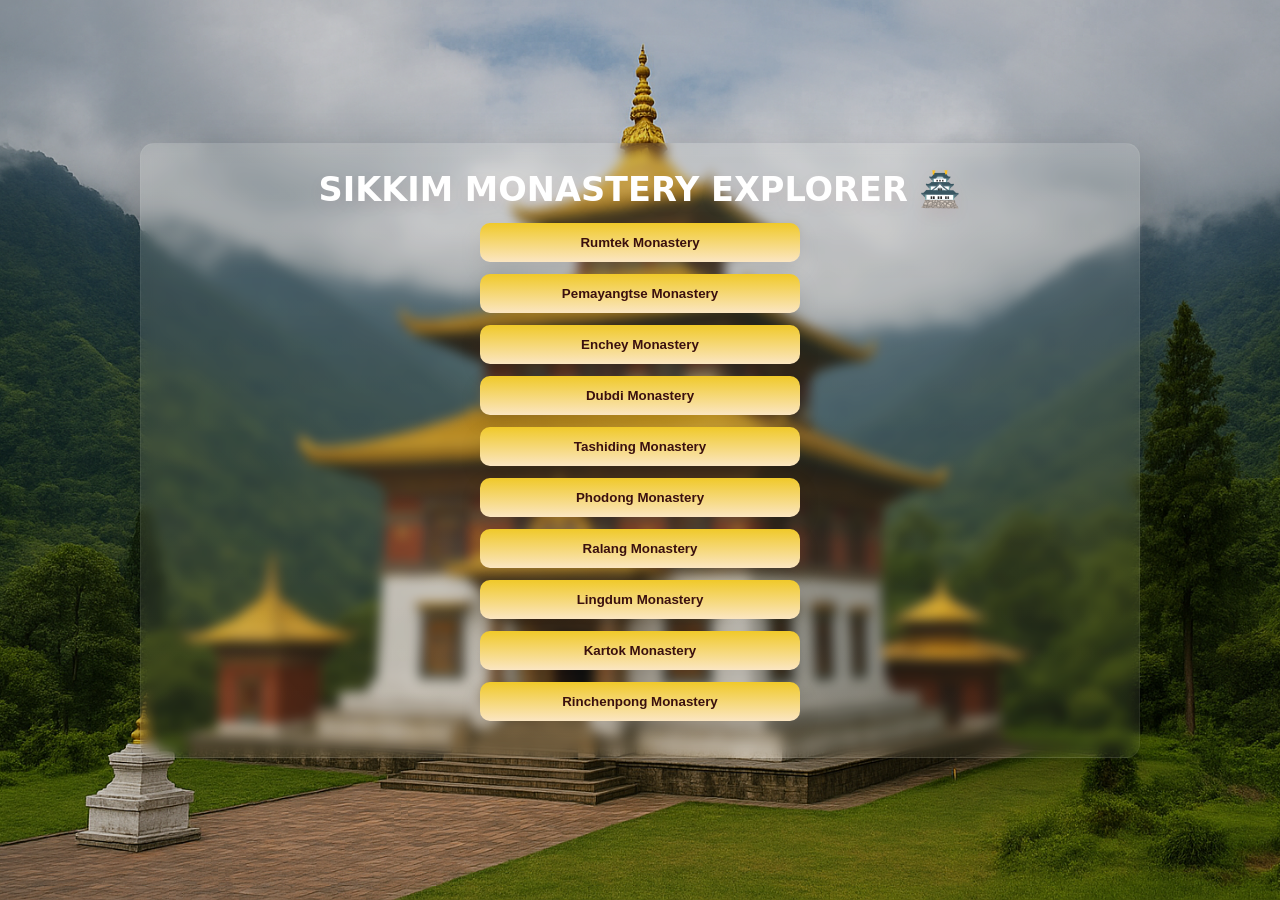
<file: quiz/index.html>
<!DOCTYPE html>
<html lang="en">
<head>
  <meta charset="UTF-8" />
  <meta name="viewport" content="width=device-width, initial-scale=1.0"/>
  <title>Sikkim Monastery Explorer 🏯</title>
  <link rel="stylesheet" href="style.css"/>
</head>
<body>
  <div class="container">
    <h1 class="title-glow">SIKKIM MONASTERY EXPLORER 🏯</h1>

    <!-- Monastery Selection Box -->
    <div id="monastery-select">
      <div id="monastery-list" class="ripple-button-list">
        <button class="ripple-btn" data-bg="sample/images/rumtek.png">Rumtek Monastery</button>
        <button class="ripple-btn" data-bg="sample/images/pemayangtse.png">Pemayangtse Monastery</button>
        <button class="ripple-btn" data-bg="sample/images/enchey.png">Enchey Monastery</button>
        <button class="ripple-btn" data-bg="sample/images/dubdi.png">Dubdi Monastery</button>
        <button class="ripple-btn" data-bg="sample/images/tashiding.png">Tashiding Monastery</button>
        <button class="ripple-btn" data-bg="sample/images/phodong.png">Phodong Monastery</button>
        <button class="ripple-btn" data-bg="sample/images/Ralang.png">Ralang Monastery</button>
        <button class="ripple-btn" data-bg="sample/images/lingdum.png">Lingdum Monastery</button>
        <button class="ripple-btn" data-bg="sample/images/kartok.png">Kartok Monastery</button>
        <button class="ripple-btn" data-bg="sample/images/Rinchen choling.png">Rinchenpong Monastery</button>
      </div>
    </div>

    <!-- Quiz Box -->
    <div id="quiz-box" class="quiz-box" style="display:none;">
      <div class="status">
        <span id="progress"></span>
        <span id="coins">💰 Coins: 0</span>
      </div>
      <div class="question-box">
        <div class="question-area">
          <h2 id="question">Loading question...</h2>
          <ul id="options"></ul>
        </div>
        <div id="feedback"></div>
      </div>
      <div class="actions">
        <button id="backBtn" type="button">🔙 Back</button>
        <button id="nextBtn" type="button">Next ➡️</button>
      </div>
    </div>
  </div>
  <script src="script.js"></script>
</body>
</html>
</file>
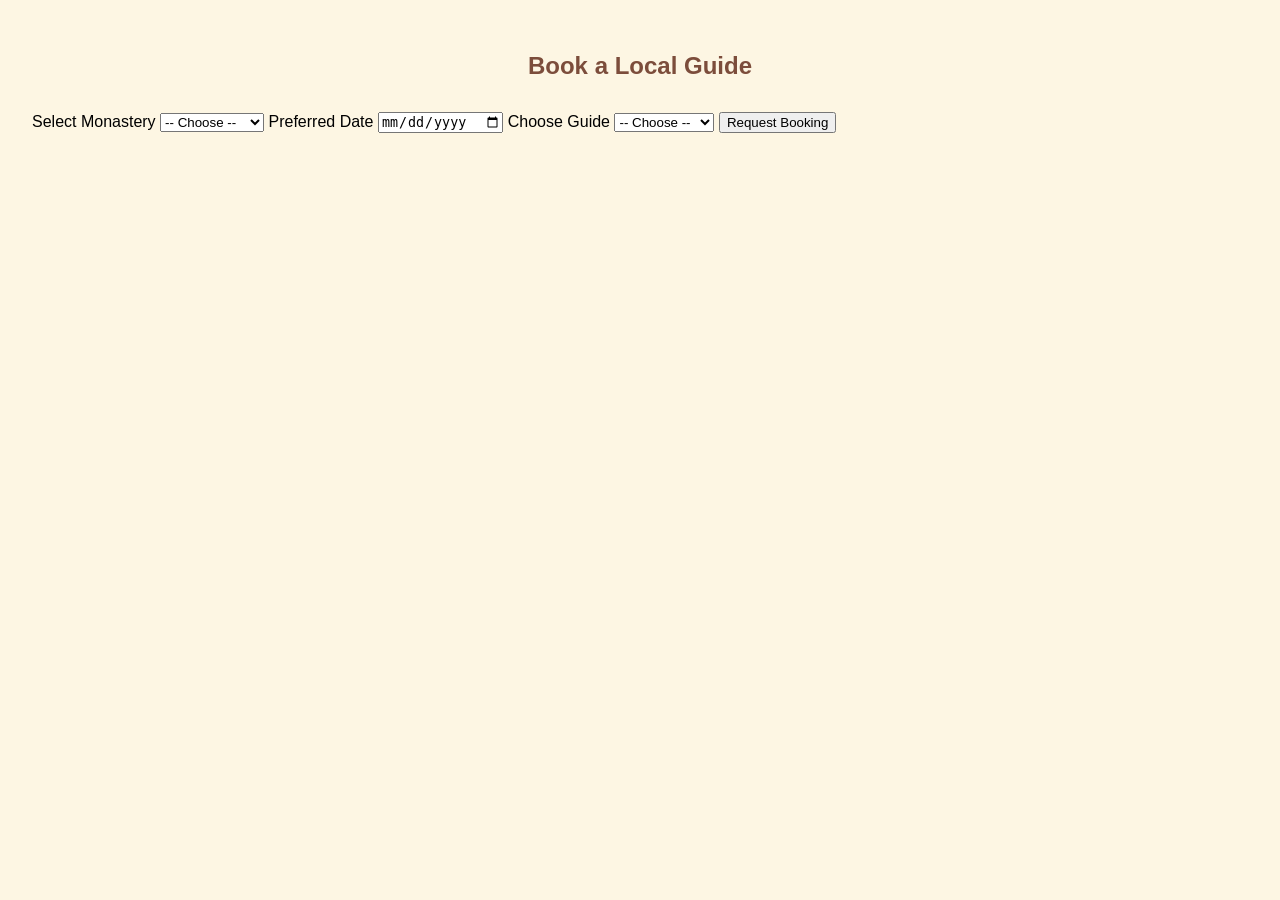
<file: guide-booking.html>
<!DOCTYPE html>
<html lang="en">
<head>
  <meta charset="UTF-8" />
  <meta name="viewport" content="width=device-width, initial-scale=1.0" />
  <title>Book a Guide | MonasteryNet</title>
  <link rel="stylesheet" href="css/guide.css" />
</head>
<body>
  <section class="booking-container">
    <h1>Book a Local Guide</h1>
    <form class="booking-form">
      <label for="monastery">Select Monastery</label>
      <select id="monastery" required>
        <option value="">-- Choose --</option>
        <option value="rumtek">Rumtek</option>
        <option value="tashiding">Tashiding</option>
        <option value="pemayangtse">Pemayangtse</option>
      </select>

      <label for="date">Preferred Date</label>
      <input type="date" id="date" required />

      <label for="guide">Choose Guide</label>
      <select id="guide" required>
        <option value="">-- Choose --</option>
        <option value="karma-lama">Karma Lama</option>
        <option value="sonam-dorje">Sonam Dorje</option>
      </select>

      <button type="submit">Request Booking</button>
    </form>
  </section>
</body>
</html>
</file>
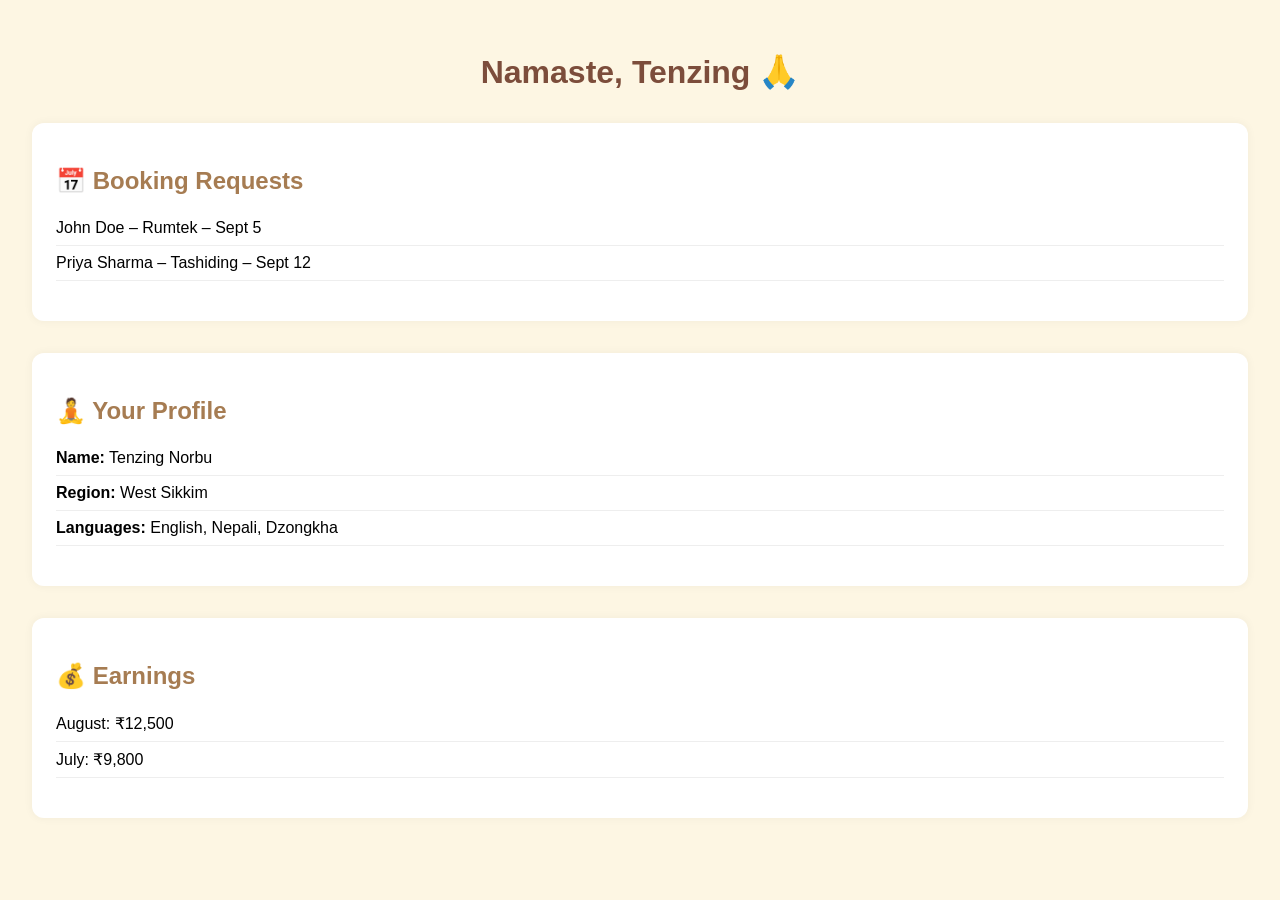
<file: guide-profile.html>
<!DOCTYPE html>
<html lang="en">
<head>
  <meta charset="UTF-8" />
  <title>Guide Dashboard</title>
  <link rel="stylesheet" href="css/guide.css" />
</head>
<body>
  <main class="dashboard">
    <h1>Namaste, Tenzing 🙏</h1>

    <section class="card">
      <h2>📅 Booking Requests</h2>
      <ul id="bookingList">
        <!-- Populated by JS -->
      </ul>
    </section>

    <section class="card">
      <h2>🧘 Your Profile</h2>
      <ul>
        <li><strong>Name:</strong> Tenzing Norbu</li>
        <li><strong>Region:</strong> West Sikkim</li>
        <li><strong>Languages:</strong> English, Nepali, Dzongkha</li>
      </ul>
    </section>

    <section class="card">
      <h2>💰 Earnings</h2>
      <ul>
        <li>August: ₹12,500</li>
        <li>July: ₹9,800</li>
      </ul>
    </section>
  </main>
  <script src="js/guide.js"></script>
</body>
</html>
</file>
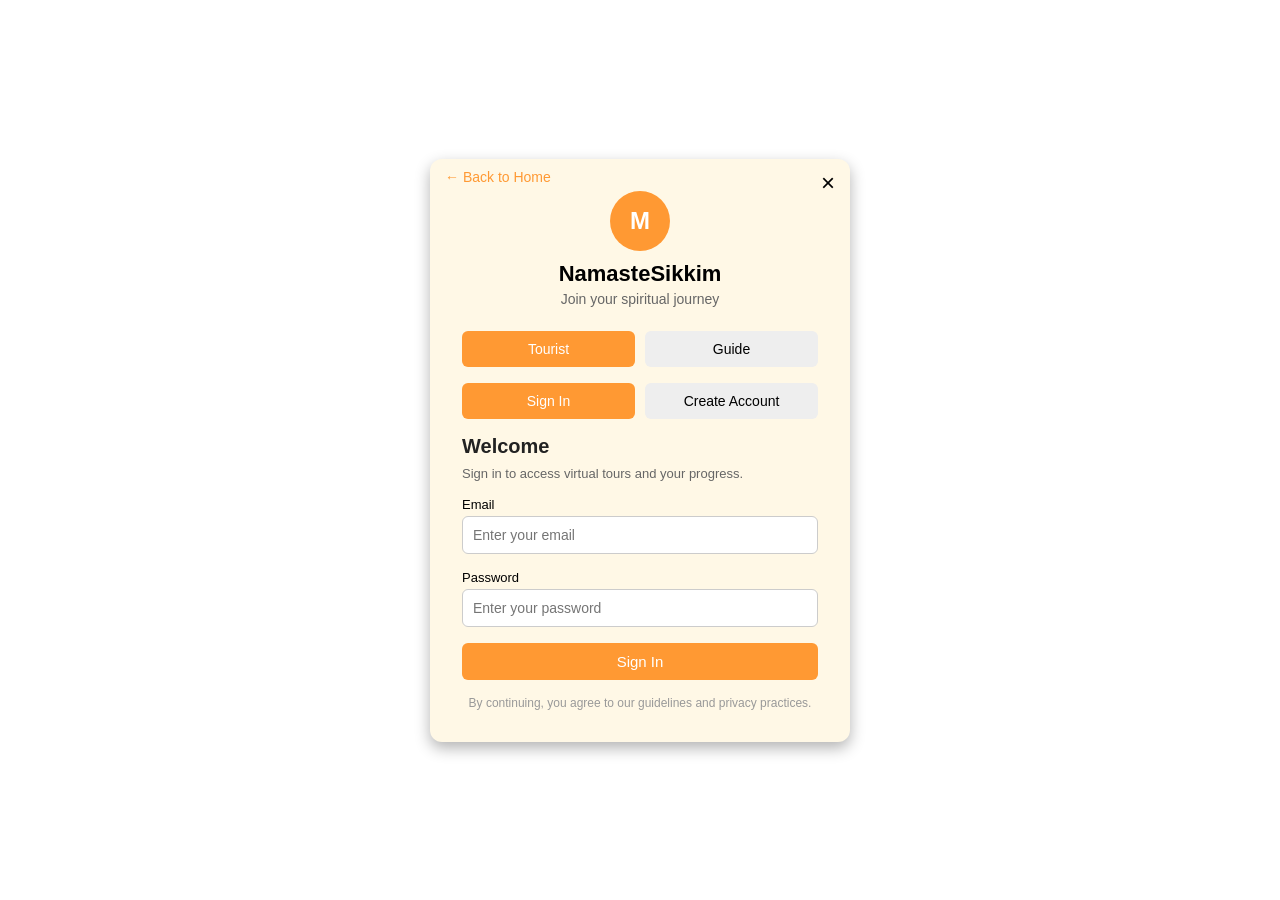
<file: login.html>
<!DOCTYPE html>
<html lang="en">
<head>
  <meta charset="UTF-8">
  <meta name="viewport" content="width=device-width, initial-scale=1.0">
  <title>NamasteSikkim | Login</title>
  <style>
    /* === General Reset === */
    * { margin:0; padding:0; box-sizing:border-box; font-family: 'Segoe UI', sans-serif;}
    body { background: #fff; display:flex; justify-content:center; align-items:center; min-height:100vh;}

    /* Modal wrapper */
    .modal { position: fixed; top:0; left:0; width:100%; height:100%; background: #fff; display:flex; justify-content:center; align-items:center; z-index:999; }

    /* Login box */
    .login-wrapper { width: 420px; background: #fff8e6; padding:2rem; border-radius:12px; position: relative; box-shadow:0 6px 15px rgba(0,0,0,0.3);}
    .close-btn { position:absolute; top:10px; right:15px; background:none; border:none; font-size:24px; cursor:pointer;}
    .back-link { position:absolute; top:10px; left:15px; font-size:14px; color:#ff9933; text-decoration:none; }

    .logo { text-align:center; margin-bottom:1.5rem; }
    .logo-icon { width:60px; height:60px; background:#ff9933; border-radius:50%; display:flex; justify-content:center; align-items:center; font-size:24px; font-weight:bold; color:#fff; margin:0 auto 10px; }
    .logo h1 { font-size:22px; margin-bottom:4px; }
    .tagline { font-size:14px; color:#666; }

    .tab-buttons { display:flex; gap:10px; margin-bottom:1rem; }
    .tab-buttons button { flex:1; padding:10px; border:none; background:#eee; cursor:pointer; border-radius:6px; font-size:14px; transition:0.3s; }
    .tab-buttons button.active { background:#ff9933; color:#fff; }

    .form-area form { display:none; flex-direction:column; }
    .form-area form.active { display:flex; }
    form h2 { margin-bottom:0.5rem; font-size:20px; color:#222; }
    .form-desc { font-size:13px; color:#666; margin-bottom:1rem; }
    label { font-size:13px; margin-bottom:4px; }
    input, textarea { margin-bottom:1rem; padding:10px; border:1px solid #ccc; border-radius:6px; font-size:14px; }
    textarea { resize:none; }

    .submit-btn { padding:10px; border:none; border-radius:6px; background:#ff9933; color:#fff; font-size:15px; cursor:pointer; transition:0.3s; }
    .submit-btn:hover { background:#e68000; }

    .extra-option { margin-top:10px; text-align:center; }
    .extra-option button { background:none; border:none; color:#ff9933; cursor:pointer; font-size:13px; text-decoration:underline; }

    .disclaimer { margin-top:1rem; font-size:12px; color:#999; text-align:center; }

    #guideArea .login-wrapper { border-top: 4px solid #33ccff; }
  </style>
</head>
<body>

<div class="modal" id="loginModal">
  <div class="login-wrapper">
    <a href="index.html" class="back-link">← Back to Home</a>
    <button class="close-btn" id="closeModal">&times;</button>

    <div class="logo">
      <div class="logo-icon">M</div>
      <h1>NamasteSikkim</h1>
      <p class="tagline">Join your spiritual journey</p>
    </div>

    <!-- Role Tabs -->
    <div class="tab-buttons role-tabs">
      <button id="touristTab" class="active">Tourist</button>
      <button id="guideTab">Guide</button>
    </div>

    <!-- Tourist Area -->
    <div id="touristArea" class="role-area active">
      <div class="tab-buttons">
        <button id="signInTab" class="active">Sign In</button>
        <button id="createTab">Create Account</button>
      </div>
      <div class="form-area">
        <form id="signInForm" class="active">
          <h2>Welcome</h2>
          <p class="form-desc">Sign in to access virtual tours and your progress.</p>
          <label>Email</label>
          <input type="email" placeholder="Enter your email" required>
          <label>Password</label>
          <input type="password" placeholder="Enter your password" required>
          <button type="submit" class="submit-btn">Sign In</button>
        </form>

        <form id="createForm">
          <h2>Create Account</h2>
          <p class="form-desc">Begin your journey with Monastery360.</p>
          <label>Email</label>
          <input type="email" placeholder="Enter your email" required>
          <label>Password</label>
          <input type="password" placeholder="Create a password" required>
          <button type="submit" class="submit-btn">Create Account</button>
          <div class="extra-option">
            <button type="button" id="applyFromTourist">Apply as a Guide</button>
          </div>
        </form>
      </div>
    </div>

    <!-- Guide Area -->
    <div id="guideArea" class="role-area" style="display:none;">
      <div class="tab-buttons">
        <button id="guideSignInTab" class="active">Sign In</button>
        <button id="applyGuideTab">Apply as Guide</button>
      </div>
      <div class="form-area">
        <form id="guideSignInForm" class="active">
          <h2>Guide Login</h2>
          <p class="form-desc">Sign in to manage tours and connect with visitors.</p>
          <label>Email</label>
          <input type="email" placeholder="Enter your email" required>
          <label>Password</label>
          <input type="password" placeholder="Enter your password" required>
          <button type="submit" class="submit-btn">Sign In</button>
        </form>

        <form id="applyGuideForm">
          <h2>Apply as a Guide</h2>
          <p class="form-desc">Local residents of Sikkim can apply to become guides.</p>
          <label>Full Name</label><input type="text" placeholder="Enter your name" required>
          <label>Email</label><input type="email" placeholder="Enter your email" required>
          <label>Phone Number</label><input type="tel" placeholder="Enter your phone number" required>
          <label>Languages Spoken</label><input type="text" placeholder="English, Hindi, Nepali" required>
          <label>Experience (Years)</label><input type="number" min="0" placeholder="e.g. 3" required>
          <label>Short Bio</label><textarea placeholder="Tell us about yourself..." rows="3" required></textarea>
          <button type="submit" class="submit-btn">Apply Now</button>
        </form>
      </div>
    </div>

    <p class="disclaimer">By continuing, you agree to our guidelines and privacy practices.</p>
  </div>
</div>

<script>
  const API_BASE = "http://localhost:8000/api/v1/users";

  // Modal controls
  const loginModal = document.getElementById("loginModal");
  const closeModal = document.getElementById("closeModal");
  closeModal.onclick = () => loginModal.style.display = "none";

  // Role Tabs
  const touristTab = document.getElementById("touristTab");
  const guideTab = document.getElementById("guideTab");
  const touristArea = document.getElementById("touristArea");
  const guideArea = document.getElementById("guideArea");
  touristTab.onclick = () => { touristTab.classList.add("active"); guideTab.classList.remove("active"); touristArea.style.display="block"; guideArea.style.display="none"; };
  guideTab.onclick = () => { guideTab.classList.add("active"); touristTab.classList.remove("active"); guideArea.style.display="block"; touristArea.style.display="none"; };

  // Tourist Tabs
  const signInTab = document.getElementById("signInTab");
  const createTab = document.getElementById("createTab");
  const signInForm = document.getElementById("signInForm");
  const createForm = document.getElementById("createForm");
  signInTab.onclick = () => { signInTab.classList.add("active"); createTab.classList.remove("active"); signInForm.classList.add("active"); createForm.classList.remove("active"); };
  createTab.onclick = () => { createTab.classList.add("active"); signInTab.classList.remove("active"); createForm.classList.add("active"); signInForm.classList.remove("active"); };

  // Guide Tabs
  const guideSignInTab = document.getElementById("guideSignInTab");
  const applyGuideTab = document.getElementById("applyGuideTab");
  const guideSignInForm = document.getElementById("guideSignInForm");
  const applyGuideForm = document.getElementById("applyGuideForm");
  guideSignInTab.onclick = () => { guideSignInTab.classList.add("active"); applyGuideTab.classList.remove("active"); guideSignInForm.classList.add("active"); applyGuideForm.classList.remove("active"); };
  applyGuideTab.onclick = () => { applyGuideTab.classList.add("active"); guideSignInTab.classList.remove("active"); applyGuideForm.classList.add("active"); guideSignInForm.classList.remove("active"); };

  // Apply from tourist
  document.getElementById("applyFromTourist").onclick = () => { guideTab.click(); applyGuideTab.click(); };

  // === API Calls ===
  signInForm.addEventListener("submit", async (e) => {
    e.preventDefault();
    const email = signInForm.querySelector('input[type="email"]').value;
    const password = signInForm.querySelector('input[type="password"]').value;
    const res = await fetch(`${API_BASE}/login`, { method:"POST", headers:{"Content-Type":"application/json"}, body: JSON.stringify({email,password,role:"tourist"}) });
    const data = await res.json();
    if(!res.ok) return alert("❌ " + (data.message || "Login failed"));
    localStorage.setItem("token", data.token); alert("✅ Tourist logged in!"); loginModal.style.display="none";
  });

  createForm.addEventListener("submit", async (e) => {
    e.preventDefault();
    const email = createForm.querySelector('input[type="email"]').value;
    const password = createForm.querySelector('input[type="password"]').value;
    const res = await fetch(`${API_BASE}/register`, { method:"POST", headers:{"Content-Type":"application/json"}, body: JSON.stringify({email,password,role:"tourist"}) });
    const data = await res.json();
    if(!res.ok) return alert("❌ " + (data.message || "Registration failed"));
    alert("✅ Account created!"); signInTab.click();
  });

  guideSignInForm.addEventListener("submit", async (e) => {
    e.preventDefault();
    const email = guideSignInForm.querySelector('input[type="email"]').value;
    const password = guideSignInForm.querySelector('input[type="password"]').value;
    const res = await fetch(`${API_BASE}/login`, { method:"POST", headers:{"Content-Type":"application/json"}, body: JSON.stringify({email,password,role:"guide"}) });
    const data = await res.json();
    if(!res.ok) return alert("❌ " + (data.message || "Login failed"));
    localStorage.setItem("token", data.token); alert("✅ Guide logged in!"); loginModal.style.display="none";
  });

  applyGuideForm.addEventListener("submit", async (e) => {
    e.preventDefault();
    const formData = {
      fullName: applyGuideForm.querySelector('input[type="text"]').value,
      email: applyGuideForm.querySelector('input[type="email"]').value,
      phone: applyGuideForm.querySelector('input[type="tel"]').value,
      languages: applyGuideForm.querySelector('input[type="text"]').value,
      experience: applyGuideForm.querySelector('input[type="number"]').value,
      bio: applyGuideForm.querySelector("textarea").value
    };
    const res = await fetch(`${API_BASE}/apply`, { method:"POST", headers:{"Content-Type":"application/json"}, body: JSON.stringify(formData) });
    const data = await res.json();
    if(!res.ok) return alert("❌ " + (data.message || "Application failed"));
    alert("✅ Guide application submitted!"); guideSignInTab.click();
  });
</script>

</body>
</html>
</file>
<file: calendar/calendar.css>
body {
  font-family: 'Roboto', sans-serif;
  background-image: url('sikkim.jpg');
  background-size: cover;
  display: flex;
  justify-content: center;
  align-items: flex-start;

}

.calendar-section {
  background: transparent;
  padding: 30px;
  border-radius: 15px;
  box-shadow: 0 10px 25px rgba(0,0,0,0.2);
  width: 450px;
}

h1 {
  text-align: center;
  color: #007bff;
  margin-bottom: 20px;
}

.calendar-header {
  display: flex;
  justify-content: space-between;
  align-items: center;
  margin-bottom: 10px;
}

.calendar-header button {
  background: #ffb347;
  border: none;
  padding: 5px 15px;
  border-radius: 5px;
  cursor: pointer;
  font-weight: bold;
  color: #ffffff;
  transition: background 0.3s;
}

.calendar-header button:hover {
  background: #ff7e5f;
}

#monthYear {
  font-weight: bold;
  font-size: 1.2rem;
  color: #102d56;
}

#calendar {
  display: grid;
  grid-template-columns: repeat(7, 1fr);
  gap: 5px;
}

.date-cell {
  background: transparent;
  border-radius: 8px;
  height: 60px;
  box-shadow: 0 10px 25px rgba(0,0,0.1,0.2);
  display: flex;
  justify-content: center;
  align-items: center;
  position: relative;
  cursor: pointer;
  transition: transform 0.2s, background 0.2s;
}

.date-cell:hover {
  transform: scale(1.1);
  background: #f0e4ce;
}

.date-cell.national { background: #fc6b0a; }
.date-cell.sikkim { background: #048409; }
.date-cell.cultural { background: #083bb4; }

.date-cell.today {
  border: 2px solid #ff7e5f;
}

.date-number { color: #c9c9c9;font-weight: bold; }

.festival-info {
  margin-top: 20px;
  background: transparent;
  padding: 15px;
  border-radius: 10px;
  color: #fff9f9;
  min-height: 60px;
  transition: all 0.3s;
}

.festival-info img {
  width: 40px;
  height: 40px;
  margin-right: 10px;
  vertical-align: middle;
  border-radius: 5px;
}
</file>
<file: quiz/style.css>
/* Rewritten: default background + transparent liquid-glass frame.
   Palette: FBE6C2 (cream), F0C929 (sun), F48B29 (orange), AC0D0D (maroon)
*/

:root{
  --cream: #FBE6C2;
  --sun:   #F0C929;
  --orange:var(--cream);
  --maroon:white;
  --text:  rgb(15, 14, 14);
  --glass-edge: rgba(255,255,255,0.06);
  --default-bg-url: url("images/monastry_pic.png");
}

/* Reset / base */
*{box-sizing:border-box}
html,body{height:100%;width:100%;margin:0;padding:0;font-family:"Segoe UI",system-ui,-apple-system,SegoeUIEmoji,sans-serif}
img{max-width:100%;height:auto;display:block}

/* Page background
   - provide a default background image and fallback color
   - JS will overwrite body.style.backgroundImage on click
*/
body{
  background-color: var(--cream);                 /* fallback color */
  background-image: var(--default-bg-url);        /* default image */
  background-repeat: no-repeat;
  background-position: center center;
  background-size: cover;
  background-attachment: fixed;
  transition: background-image 0.45s ease-in-out, background-color 0.25s;
  color: var(--text);
  min-height:100vh;
  display:flex;
  justify-content:center;
  align-items:center;
  position:relative;
  overflow-x:hidden;
}

/* subtle vignette for improved contrast while keeping BG visible */
body::before{
  content:"";
  position:fixed;
  inset:0;
  background: radial-gradient(ellipse at center, rgba(0,0,0,0.04) 0%, rgba(0,0,0,0.18) 100%);
  pointer-events:none;
  z-index:0;
}

/* Page container - very transparent so background shows through */
.container{
  width:95%;
  max-width:1000px;
  padding:20px;
  border-radius:14px;
  position:relative;
  z-index:2;
  background: linear-gradient(180deg, rgba(255,255,240,0.12), rgba(255,255,240,0.06)); /* very transparent */
  border: 1px solid var(--glass-edge);
  box-shadow: 0 18px 48px rgba(0,0,0,0.22);
  backdrop-filter: blur(6px) saturate(1.02);
}

/* Title */
.title-glow{
  text-align:center;
  font-size:2.1rem;
  margin:6px 0 14px;
  color: var(--maroon);
  text-shadow: 0 6px 18px rgba(172,13,13,0.06);
}

/* Monastery selection wrapper */
#monastery-select{display:block}
#monastery-list{display:flex;flex-direction:column;gap:12px;align-items:center;margin:6px 0 16px}

/* Ripple buttons */
.ripple-btn{
  width:100%;
  max-width:320px;
  padding:12px 18px;
  border-radius:10px;
  border:none;
  font-weight:700;
  cursor:pointer;
  color: #3a100f;
  background: linear-gradient(180deg, var(--sun), var(--orange));
  box-shadow: 0 8px 22px rgba(0,0,0,0.10);
  transition: transform .12s ease, box-shadow .12s ease, filter .12s;
  -webkit-tap-highlight-color: transparent;
}
.ripple-btn:hover{ transform: translateY(-3px); box-shadow: 0 12px 30px rgba(0,0,0,0.16); filter:brightness(1.02) }

/* Quiz box — more transparent liquid glass frame */
.quiz-box{
  position:relative;
  margin:14px auto 0;
  width:100%;
  max-width:820px;
  padding:22px;
  border-radius:14px;
  color:var(--text);
  z-index:3;

  /* very transparent frosted glass so background remains visible */
  background: linear-gradient(180deg, rgba(255,255,240,0.06), rgba(255,255,240,0.03));
  border: 1px solid rgba(226, 18, 18, 0.05);
  box-shadow: 0 14px 40px rgba(0,0,0,0.20), inset 0 1px 0 rgba(255,255,255,0.02);
  backdrop-filter: blur(10px) saturate(1.02);
}

/* decorative glass rim */
.quiz-box::before{
  content:"";
  position:absolute;
  inset:0;
  border-radius:14px;
  padding:1px;
  pointer-events:none;
  background: linear-gradient(90deg, rgba(255,255,240,0.06), rgba(240,201,41,0.04), rgba(172,13,13,0.03));
  -webkit-mask:
    linear-gradient(#000,#000) content-box,
    linear-gradient(#000,#000);
  -webkit-mask-composite: xor;
  mask-composite: exclude;
}

/* soft highlight bar */
.quiz-box::after{
  content:"";
  position:absolute;
  top:6px; left:8px; right:8px;
  height:6px;
  border-radius:8px;
  background: linear-gradient(90deg, rgba(255,255,240,0.10), rgba(251,230,194,0.03));
  pointer-events:none;
}

/* Status row */
.status{ display:flex; justify-content:space-between; align-items:center; font-weight:700; margin-bottom:14px; color:var(--maroon) }
#progress{font-weight:700}
#coins{font-weight:700}

/* Question area */
.question-box{ /* keep structure expected by JS */
  display:block;
}
.question-area h2{ margin:6px 0 14px; font-size:1.2rem; color: var(--text) }

/* Options */
#options{ list-style:none; padding:0; margin:0 }
#options li{
  background: rgba(255,255,255,0.86);
  margin:10px 0;
  padding:12px 14px;
  border-radius:10px;
  cursor:pointer;
  color: var(--text);
  font-weight:700;
  border:1px solid rgba(172,13,13,0.06);
  box-shadow: 0 8px 18px rgba(0,0,0,0.06);
  transition: transform .12s, background-color .12s, box-shadow .12s;
}
#options li:hover{
  transform: translateY(-3px);
  background: linear-gradient(180deg, var(--orange), var(--sun));
  color:#241303;
  box-shadow:0 14px 30px rgba(0,0,0,0.12);
}

/* Feedback */
#feedback{ margin-top:14px; font-size:1.02rem; color: var(--maroon) }

/* Actions */
.actions{ display:flex; justify-content:space-between; margin-top:18px; gap:10px }
.actions button{
  flex:1;
  padding:10px 14px;
  border-radius:10px;
  border:none;
  font-weight:700;
  cursor:pointer;
  color: #FFB823;
  background: linear-gradient(180deg, var(--maroon), var(--orange));
  box-shadow:0 10px 26px rgba(0,0,0,0.16);
  transition: transform .12s, filter .12s;
}
.actions button:hover{ transform: translateY(-2px); filter:brightness(1.03) }

/* General buttons fallback */
button{ padding:10px 20px; border-radius:10px; font-weight:700; cursor:pointer; color:var(--cream); background:var(--maroon); border:2px solid rgba(255,255,255,0.06); transition:transform .12s }
button:hover{ transform:translateY(-2px); background: linear-gradient(180deg, var(--orange), var(--sun)) }

/* Responsive */
@media (max-width:720px){
  .container{ padding:14px }
  .quiz-box{ padding:16px }
  .title-glow{ font-size:1.4rem }
  .ripple-btn{ max-width:100% }
}
</file>
<file: css/guide.css>
body {
  font-family: 'Segoe UI', sans-serif;
  background: #fdf6e3;
  margin: 0;
  padding: 2rem;
}

h1 {
  color: #7c4d3b;
  text-align: center;
  margin-bottom: 2rem;
}

.card {
  background: #fff;
  border-radius: 12px;
  padding: 1.5rem;
  margin-bottom: 2rem;
  box-shadow: 0 0 10px rgba(0,0,0,0.05);
}

.card h2 {
  color: #a67c52;
  margin-bottom: 1rem;
}

ul {
  list-style: none;
  padding: 0;
}

li {
  padding: 0.5rem 0;
  border-bottom: 1px solid #eee;
}

.apply-container {
  max-width: 600px;
  margin: auto;
  background: #fff;
  padding: 2rem;
  border-radius: 12px;
  box-shadow: 0 0 10px rgba(0,0,0,0.1);
}

.apply-container h1 {
  text-align: center;
  color: #7c4d3b;
}

.apply-container form input,
.apply-container form textarea {
  width: 100%;
  margin-bottom: 1rem;
  padding: 0.6rem;
  border: 1px solid #ccc;
  border-radius: 6px;
}

.apply-container form button {
  background: #c49a6c;
  color: white;
  border: none;
  padding: 0.6rem 1.2rem;
  border-radius: 6px;
  cursor: pointer;
  font-weight: bold;
}

.hidden {
  display: none;
}
</file>
